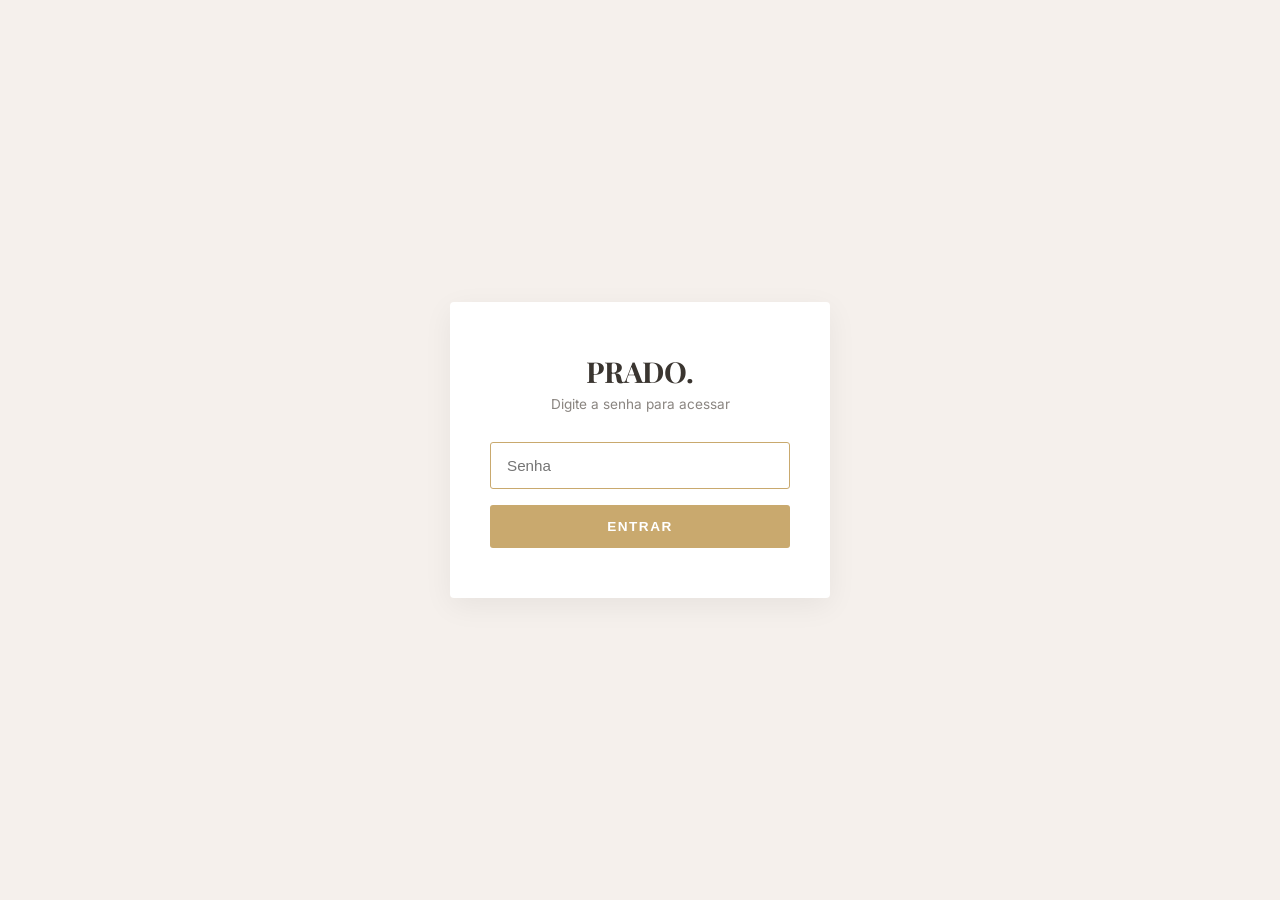
<file: index.html>
<!DOCTYPE html>
<html lang="pt-BR">
<head>
  <meta charset="UTF-8" />
  <meta name="viewport" content="width=device-width, initial-scale=1.0" />
  <title>PRADO. — Acesso</title>
  <style>
    * { margin: 0; padding: 0; box-sizing: border-box; }
    body {
      font-family: 'Inter', sans-serif;
      background: #f5f0ec;
      height: 100vh;
      display: flex;
      align-items: center;
      justify-content: center;
    }
    .login-box {
      background: #fff;
      padding: 50px 40px;
      border-radius: 4px;
      box-shadow: 0 8px 30px rgba(0,0,0,0.06);
      width: 100%;
      max-width: 380px;
      text-align: center;
    }
    .login-box h1 {
      font-family: 'Playfair Display', serif;
      font-size: 1.8rem;
      color: #3a3530;
      margin-bottom: 6px;
    }
    .login-box p {
      color: #8a8580;
      font-size: 0.85rem;
      margin-bottom: 30px;
    }
    .login-box input {
      width: 100%;
      padding: 14px 16px;
      border: 1px solid #ddd;
      border-radius: 3px;
      font-size: 0.95rem;
      outline: none;
      margin-bottom: 16px;
    }
    .login-box input:focus { border-color: #c9a96e; }
    .login-box button {
      width: 100%;
      padding: 14px;
      background: #c9a96e;
      border: none;
      color: #fff;
      font-size: 0.85rem;
      font-weight: 600;
      letter-spacing: 1.5px;
      text-transform: uppercase;
      border-radius: 3px;
      cursor: pointer;
    }
    .login-box button:hover { background: #b8965c; }
    .login-box .erro {
      color: #c0392b;
      font-size: 0.82rem;
      margin-top: 12px;
      display: none;
    }
  </style>
  <link href="https://fonts.googleapis.com/css2?family=Inter:wght@400;600&family=Playfair+Display:wght@600&display=swap" rel="stylesheet" />
</head>
<body>
  <div class="login-box">
    <h1>PRADO.</h1>
    <p>Digite a senha para acessar</p>
    <input type="password" id="senha" placeholder="Senha" autofocus />
    <button onclick="entrar()">Entrar</button>
    <p class="erro" id="erro">Senha incorreta</p>
  </div>

  <script>
    // ═══════════════════════════════
    // 🔑 TROQUE A SENHA AQUI
    // ═══════════════════════════════
    const SENHA = "j665a352jq84";

    function entrar() {
      const senha = document.getElementById('senha').value;
      const erro = document.getElementById('erro');

      if (senha === SENHA) {
        sessionStorage.setItem('logado', 'true');
        window.location.href = 'home.html';
      } else {
        erro.style.display = 'block';
        document.getElementById('senha').value = '';
        document.getElementById('senha').focus();
      }
    }

    document.getElementById('senha').addEventListener('keydown', function(e) {
      if (e.key === 'Enter') entrar();
    });
  </script>
</body>
</html>
</file>
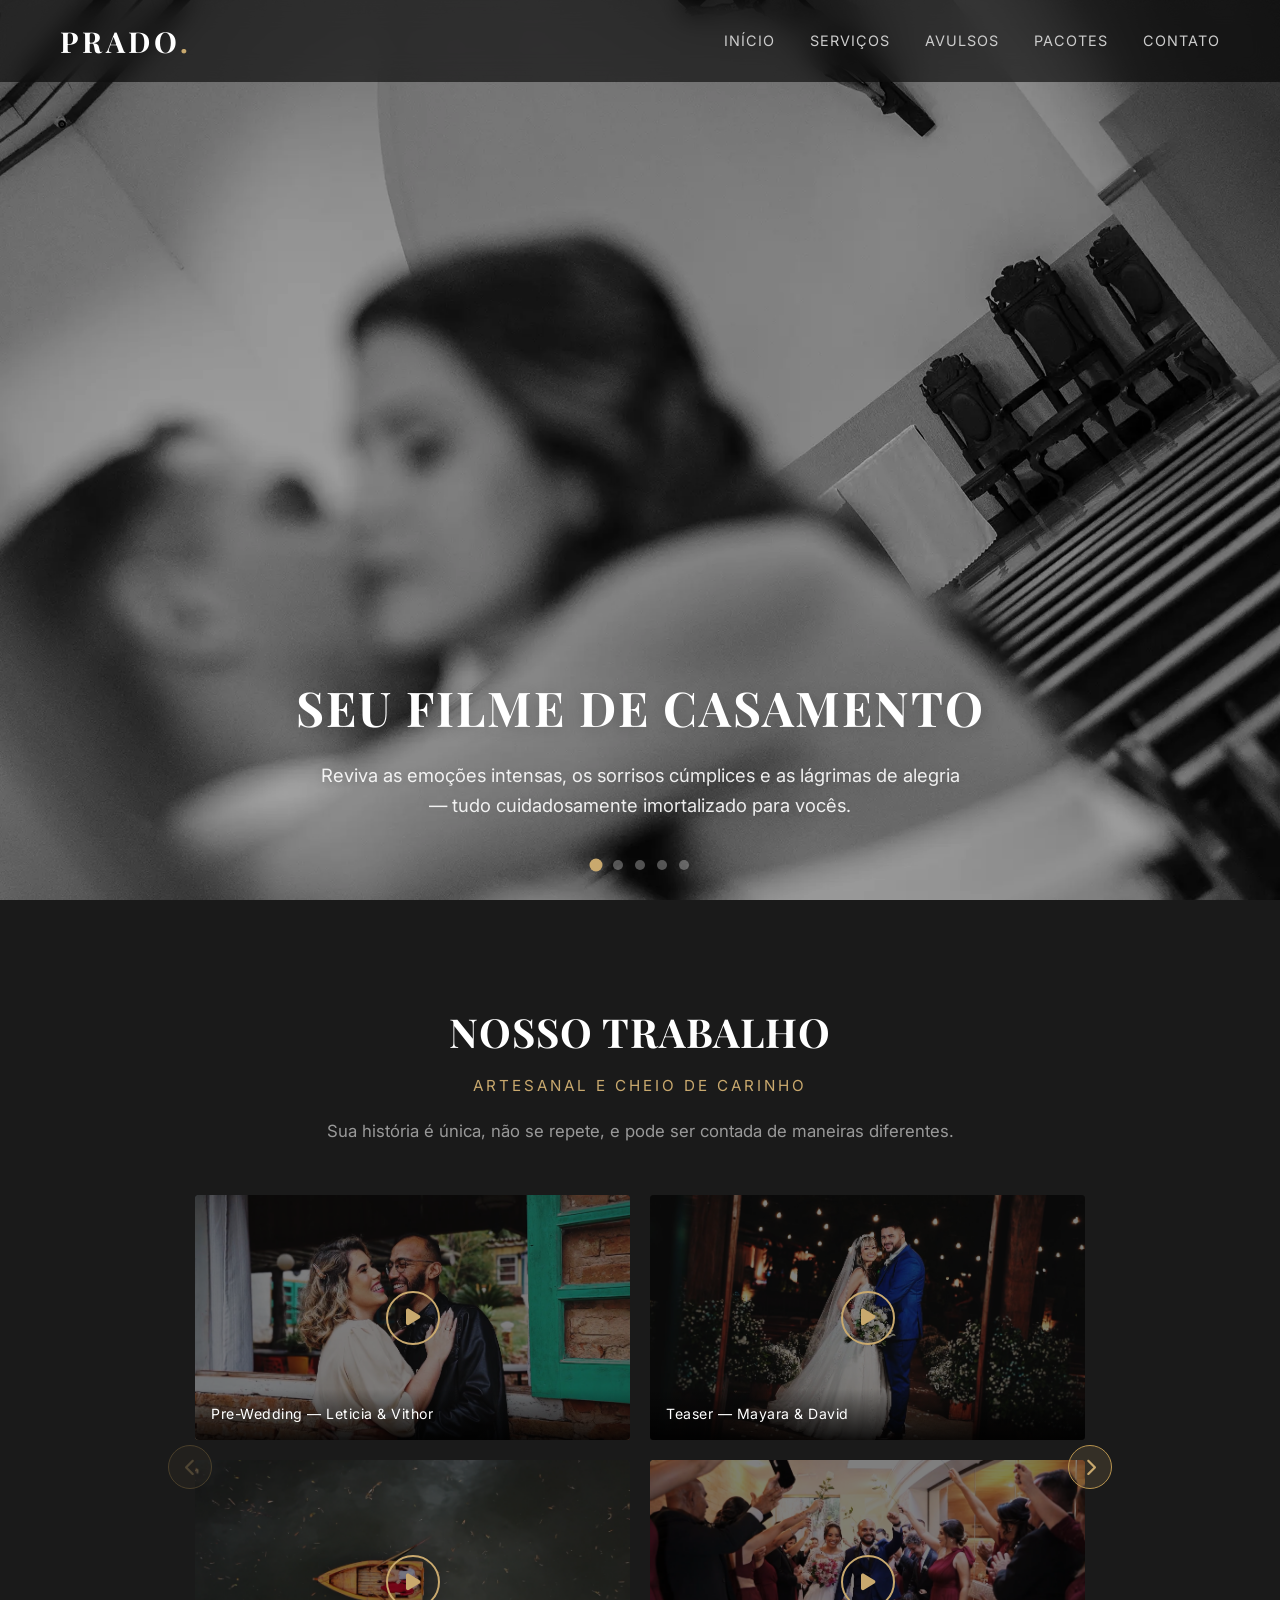
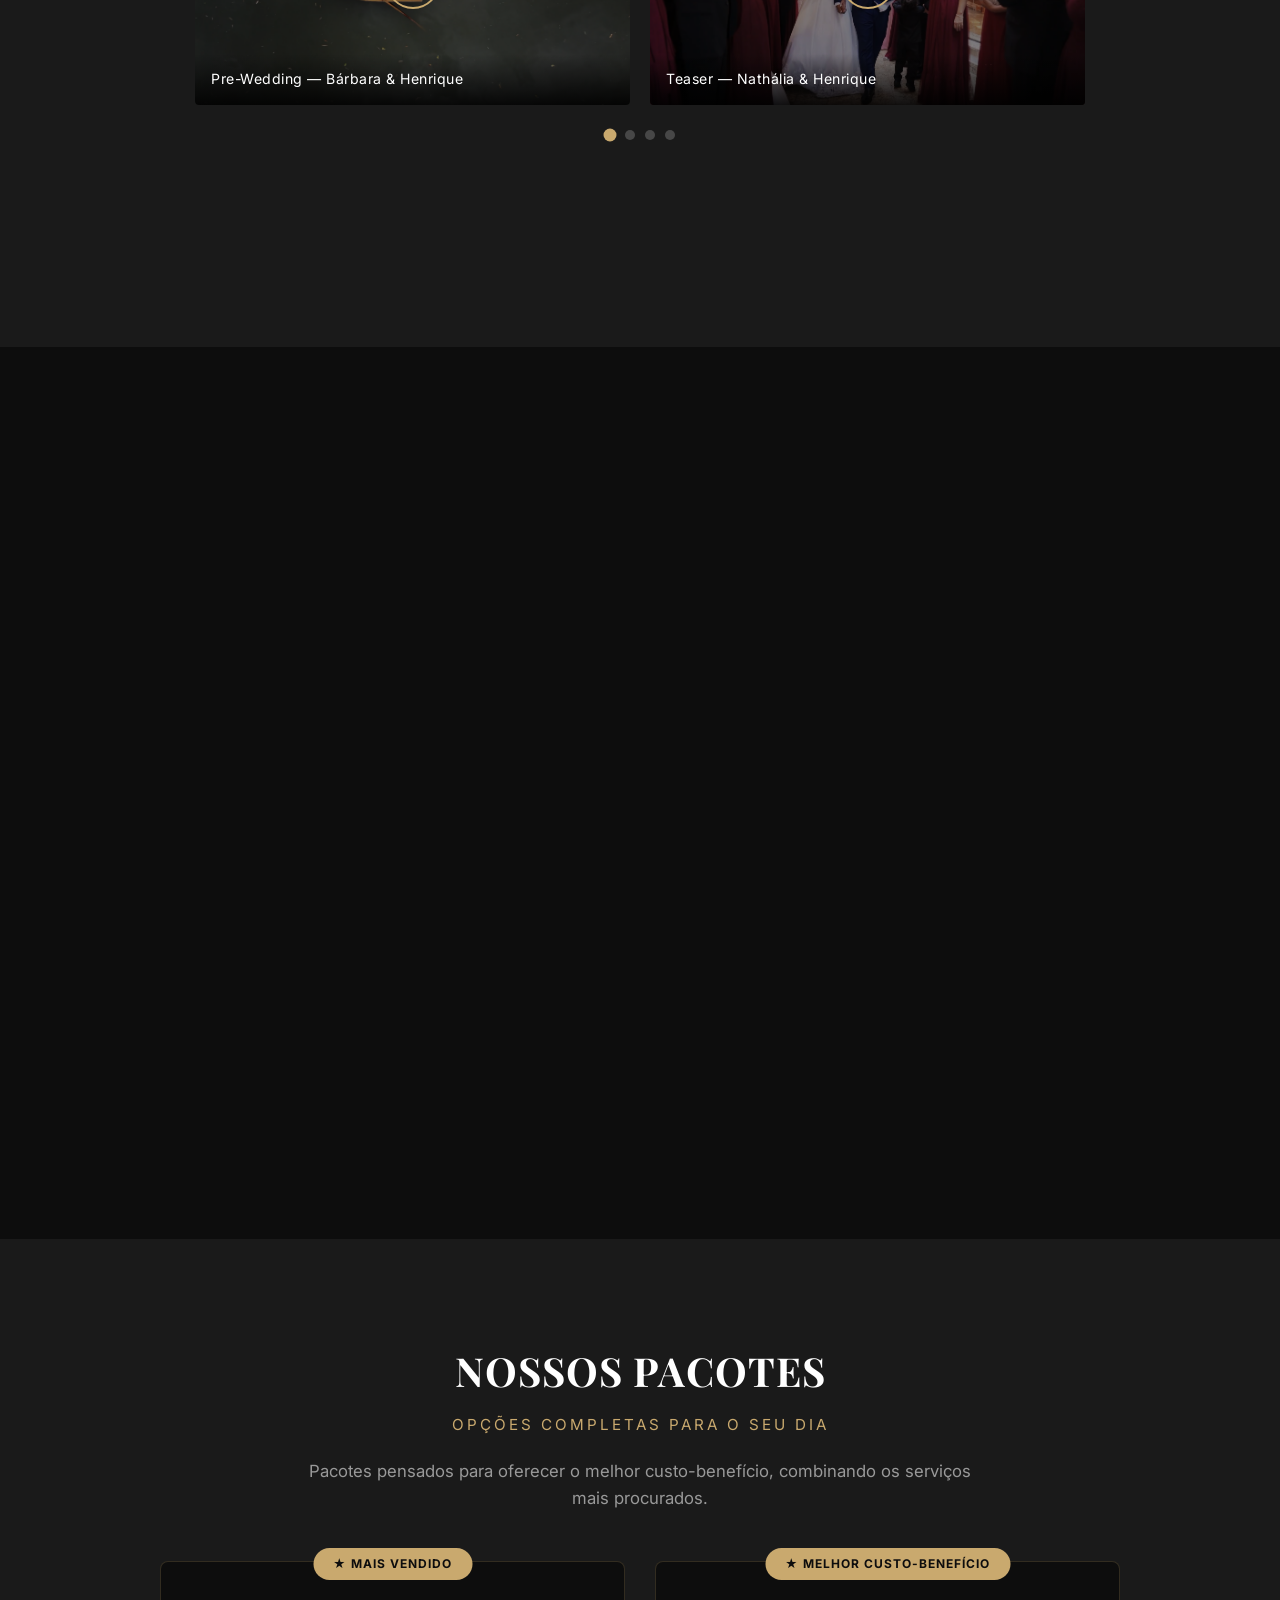
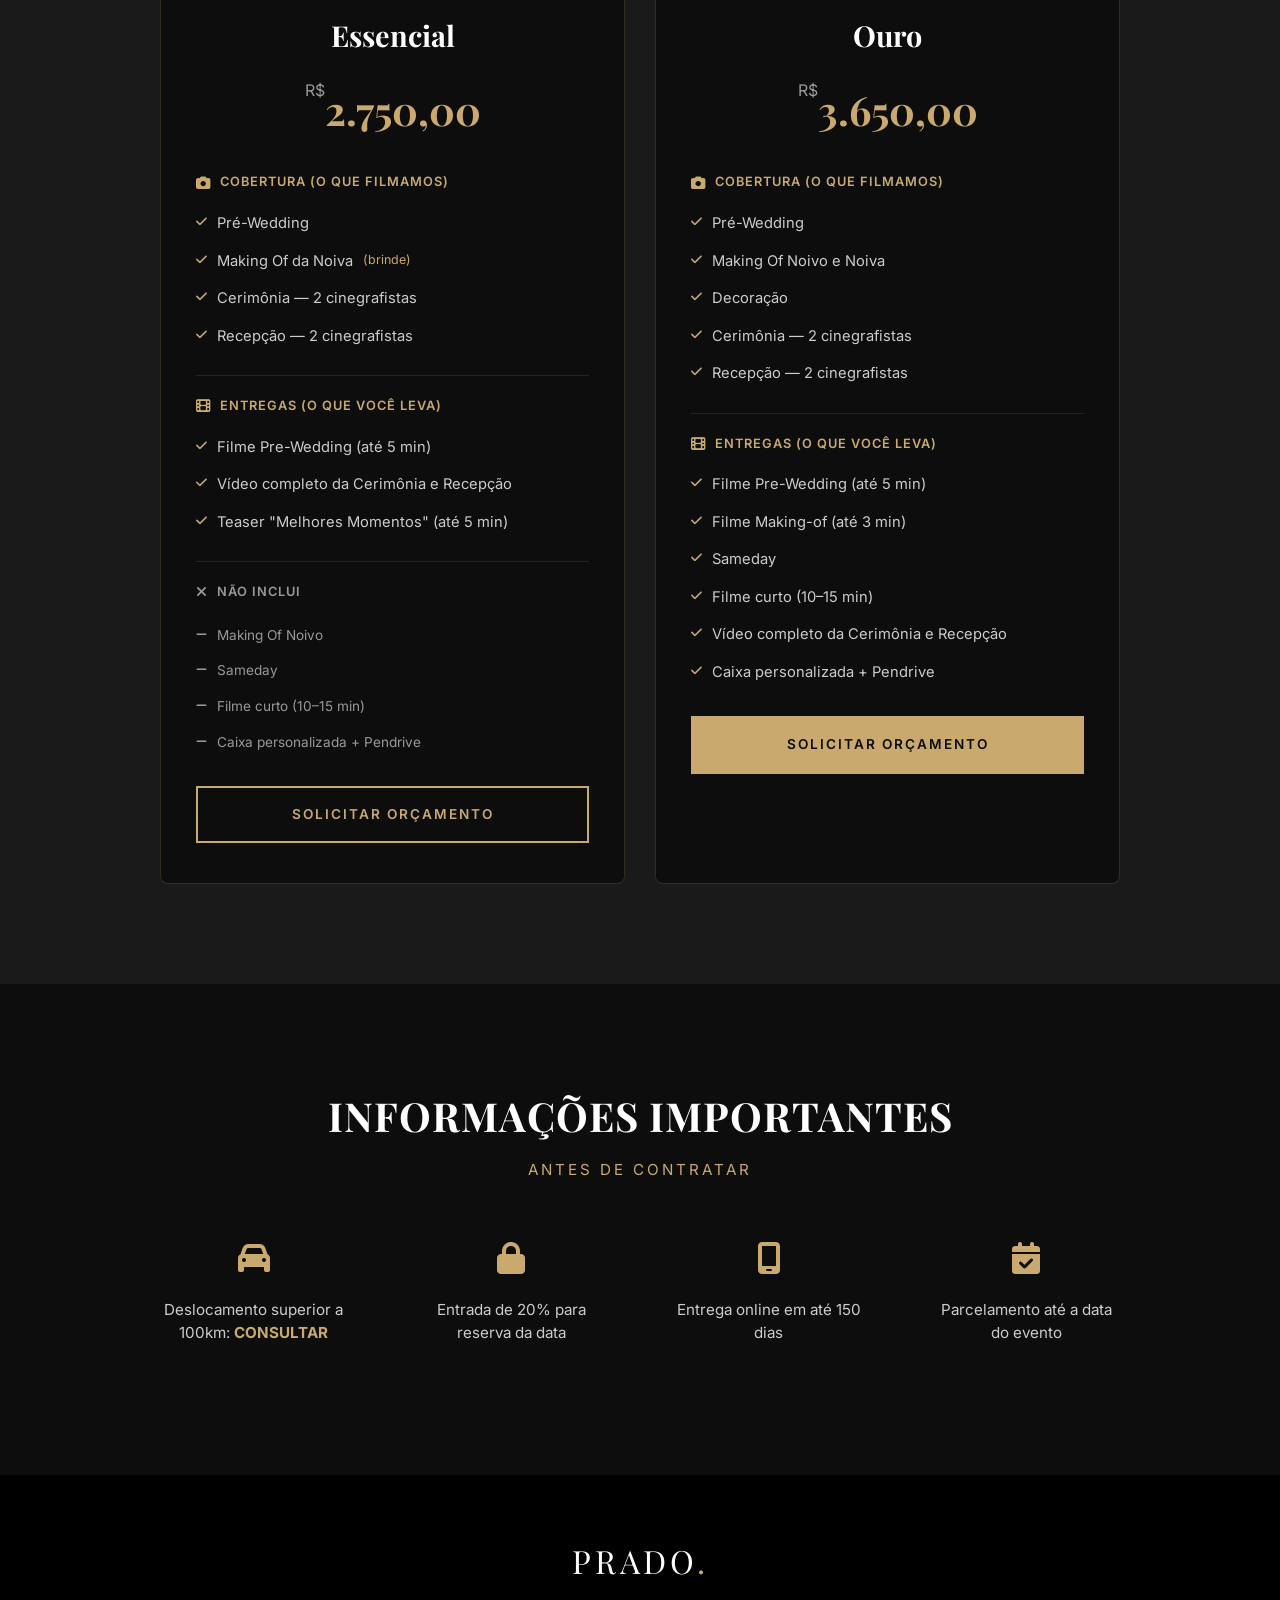
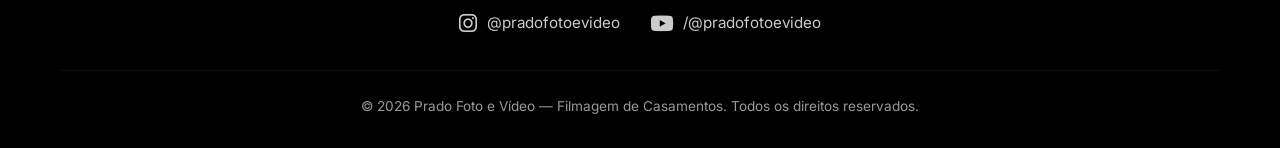
<file: casamentofilmagempp.html>
<!DOCTYPE html>
<html lang="pt-BR">
<head>
  <meta charset="UTF-8" />
  <meta name="viewport" content="width=device-width, initial-scale=1.0" />
  <title>Prado Foto e Vídeo — Filmagem de Casamentos</title>
  <meta name="description" content="Filmagem de casamentos artesanal e cheia de carinho. Prado Foto e Vídeo eterniza as emoções do seu grande dia." />

  <link rel="preconnect" href="https://fonts.googleapis.com" />
  <link rel="preconnect" href="https://fonts.gstatic.com" crossorigin />
  <link href="https://fonts.googleapis.com/css2?family=Inter:wght@300;400;500;600;700&family=Playfair+Display:wght@400;500;600;700;800&display=swap" rel="stylesheet" />
  <link rel="stylesheet" href="https://cdnjs.cloudflare.com/ajax/libs/font-awesome/6.7.2/css/all.min.css" />

  <link rel="stylesheet" href="assets/css/base.css" />
  <link rel="stylesheet" href="assets/css/tema-filme.css" />
</head>
<body>
  <header>
    <nav>
      <a href="#hero" class="logo">PRADO<span>.</span></a>
      <ul class="nav-links" id="navLinks">
        <li><a href="#hero">Início</a></li>
        <li><a href="#trabalho">Serviços</a></li>
		<li><a href="#servicos">Avulsos</a></li>
        <li><a href="#pacotes">Pacotes</a></li>
        <li><a href="#contato">Contato</a></li>
      </ul>
      <button class="hamburger" id="hamburger" aria-label="Menu"><span></span><span></span><span></span></button>
    </nav>
  </header>

  <section id="hero">
    <div class="hero-bg" id="heroBg"></div>
    <div class="hero-overlay"></div>
    <div class="hero-content fade-in">
      <h1>SEU FILME DE CASAMENTO</h1>
      <p>Reviva as emoções intensas, os sorrisos cúmplices e as lágrimas de alegria — tudo cuidadosamente imortalizado para vocês.</p>
    </div>
    <div class="carousel-indicators" id="carouselIndicators"></div>
  </section>

  <section id="trabalho">
    <div class="container">
      <h2 class="section-title fade-in">NOSSO TRABALHO</h2>
      <p class="section-subtitle fade-in">ARTESANAL E CHEIO DE CARINHO</p>
      <p class="section-text fade-in">Sua história é única, não se repete, e pode ser contada de maneiras diferentes.</p>
      <div class="carousel-wrapper fade-in">
        <button class="carousel-arrow prev" id="prevBtn" aria-label="Anterior"><i class="fas fa-chevron-left"></i></button>
        <div class="carousel-track-container">
          <div class="carousel-track" id="carouselTrack"></div>
        </div>
        <button class="carousel-arrow next" id="nextBtn" aria-label="Próximo"><i class="fas fa-chevron-right"></i></button>
        <div class="carousel-dots" id="carouselDots"></div>
      </div>
      <div class="center-btn fade-in">
        <a href="https://www.youtube.com/@pradofotoevideo5164" target="_blank" rel="noopener" class="btn">VEJA MAIS NO NOSSO CANAL</a>
      </div>
    </div>
  </section>

  <section id="servicos">
    <div class="container">
      <h2 class="section-title fade-in">PERSONALIZE SEU PACOTE</h2>
      <p class="section-subtitle fade-in">MONTE DO SEU JEITO</p>
      <p class="section-text fade-in">Escolha os serviços que fazem sentido para o seu grande dia. Cada item pode ser contratado separadamente.</p>
      <div class="services-list fade-in">
        <div class="service-item"><span class="service-name">Pré-Wedding</span><span class="service-dots"></span><span class="service-price">R$ 650,00</span></div>
        <div class="service-item"><span class="service-name">Making Of Noivo</span><span class="service-dots"></span><span class="service-price">R$ 450,00</span></div>
        <div class="service-item"><span class="service-name">Making Of Noiva</span><span class="service-dots"></span><span class="service-price">R$ 450,00</span></div>
        <div class="service-item"><span class="service-name">Cobertura da Cerimônia</span><span class="service-dots"></span><span class="service-price">R$ 1.950,00</span></div>
        <div class="service-item"><span class="service-name">Cobertura da Festa/Recepção</span><span class="service-dots"></span><span class="service-price">R$ 1.950,00</span></div>
        <div class="service-item"><span class="service-name">Drone</span><span class="service-dots"></span><span class="service-price">R$ 400,00</span></div>
        <div class="service-item"><span class="service-name">Pendrive + Caixa Personalizada</span><span class="service-dots"></span><span class="service-price">R$ 300,00</span></div>
      </div>
    </div>
  </section>

  <section id="pacotes">
    <div class="container">
      <h2 class="section-title fade-in">NOSSOS PACOTES</h2>
      <p class="section-subtitle fade-in">OPÇÕES COMPLETAS PARA O SEU DIA</p>
      <p class="section-text fade-in">Pacotes pensados para oferecer o melhor custo-benefício, combinando os serviços mais procurados.</p>
      <div class="packages-grid">
        <div class="package-card fade-in">
          <div class="package-badge">★ MAIS VENDIDO</div>
          <h3 class="package-name">Essencial</h3>
          <div class="package-price"><span class="currency">R$</span><span class="amount">2.750,00</span></div>
          <div class="package-section-header"><i class="fas fa-camera"></i><span class="package-section-label">Cobertura (o que filmamos)</span></div>
          <ul class="package-list">
            <li><i class="fas fa-check"></i> Pré-Wedding</li>
            <li><i class="fas fa-check"></i> Making Of da Noiva <span style="color:var(--gold);font-size:0.78rem;">(brinde)</span></li>
            <li><i class="fas fa-check"></i> Cerimônia — 2 cinegrafistas</li>
            <li><i class="fas fa-check"></i> Recepção — 2 cinegrafistas</li>
          </ul>
          <div class="package-divider"></div>
          <div class="package-section-header"><i class="fas fa-film"></i><span class="package-section-label">Entregas (o que você leva)</span></div>
          <ul class="package-list">
            <li><i class="fas fa-check"></i> Filme Pre-Wedding (até 5 min)</li>
            <li><i class="fas fa-check"></i> Vídeo completo da Cerimônia e Recepção</li>
            <li><i class="fas fa-check"></i> Teaser "Melhores Momentos" (até 5 min)</li>
          </ul>
          <div class="package-divider"></div>
          <div class="package-section-header"><i class="fas fa-times" style="color:var(--text-muted);"></i><span class="package-section-label" style="color:var(--text-muted);">Não inclui</span></div>
          <ul class="package-list excluded">
            <li><i class="fas fa-minus"></i> Making Of Noivo</li>
            <li><i class="fas fa-minus"></i> Sameday</li>
            <li><i class="fas fa-minus"></i> Filme curto (10–15 min)</li>
            <li><i class="fas fa-minus"></i> Caixa personalizada + Pendrive</li>
          </ul>
          <a href="https://wa.me/5518981832328?text=Ol%C3%A1!%20Gostei%20do%20pacote%20Essencial%20de%20filmagem.%20Podemos%20conversar%3F" class="btn package-btn">SOLICITAR ORÇAMENTO</a>
        </div>
        <div class="package-card fade-in">
          <div class="package-badge">★ MELHOR CUSTO-BENEFÍCIO</div>
          <h3 class="package-name">Ouro</h3>
          <div class="package-price"><span class="currency">R$</span><span class="amount">3.650,00</span></div>
          <div class="package-section-header"><i class="fas fa-camera"></i><span class="package-section-label">Cobertura (o que filmamos)</span></div>
          <ul class="package-list">
            <li><i class="fas fa-check"></i> Pré-Wedding</li>
            <li><i class="fas fa-check"></i> Making Of Noivo e Noiva</li>
            <li><i class="fas fa-check"></i> Decoração</li>
            <li><i class="fas fa-check"></i> Cerimônia — 2 cinegrafistas</li>
            <li><i class="fas fa-check"></i> Recepção — 2 cinegrafistas</li>
          </ul>
          <div class="package-divider"></div>
          <div class="package-section-header"><i class="fas fa-film"></i><span class="package-section-label">Entregas (o que você leva)</span></div>
          <ul class="package-list">
            <li><i class="fas fa-check"></i> Filme Pre-Wedding (até 5 min)</li>
            <li><i class="fas fa-check"></i> Filme Making-of (até 3 min)</li>
            <li><i class="fas fa-check"></i> Sameday</li>
            <li><i class="fas fa-check"></i> Filme curto (10–15 min)</li>
            <li><i class="fas fa-check"></i> Vídeo completo da Cerimônia e Recepção</li>
            <li><i class="fas fa-check"></i> Caixa personalizada + Pendrive</li>
          </ul>
          <a href="https://wa.me/5518981832328?text=Ol%C3%A1!%20Gostei%20do%20pacote%20Ouro%20de%20filmagem.%20Podemos%20conversar%3F" class="btn btn-gold package-btn">SOLICITAR ORÇAMENTO</a>
        </div>
      </div>
    </div>
  </section>

  <section id="info">
    <div class="container">
      <h2 class="section-title fade-in">INFORMAÇÕES IMPORTANTES</h2>
      <p class="section-subtitle fade-in">ANTES DE CONTRATAR</p>
      <div class="info-grid">
        <div class="info-item fade-in"><div class="info-icon"><i class="fas fa-car"></i></div><p class="info-text">Deslocamento superior a 100km: <strong style="color:var(--gold);">CONSULTAR</strong></p></div>
        <div class="info-item fade-in"><div class="info-icon"><i class="fas fa-lock"></i></div><p class="info-text">Entrada de 20% para reserva da data</p></div>
        <div class="info-item fade-in"><div class="info-icon"><i class="fas fa-mobile-screen"></i></div><p class="info-text">Entrega online em até 150 dias</p></div>
        <div class="info-item fade-in"><div class="info-icon"><i class="fas fa-calendar-check"></i></div><p class="info-text">Parcelamento até a data do evento</p></div>
      </div>
    </div>
  </section>

  <footer id="contato">
    <div class="container">
      <div class="footer-content">
        <div class="footer-logo fade-in">PRADO<span>.</span></div>
        <div class="footer-social fade-in">
          <a href="https://instagram.com/pradofotoevideo" target="_blank" rel="noopener"><i class="fab fa-instagram"></i> @pradofotoevideo</a>
          <a href="https://www.youtube.com/@pradofotoevideo5164" target="_blank" rel="noopener"><i class="fab fa-youtube"></i> /@pradofotoevideo</a>
        </div>
        <p class="footer-copy">&copy; 2026 Prado Foto e Vídeo — Filmagem de Casamentos. Todos os direitos reservados.</p>
      </div>
    </div>
  </footer>

  <script src="assets/js/config.js"></script>
  <script src="assets/js/main.js"></script>
  <script src="assets/js/pagina-filme.js"></script>
</body>
</html>
</file>
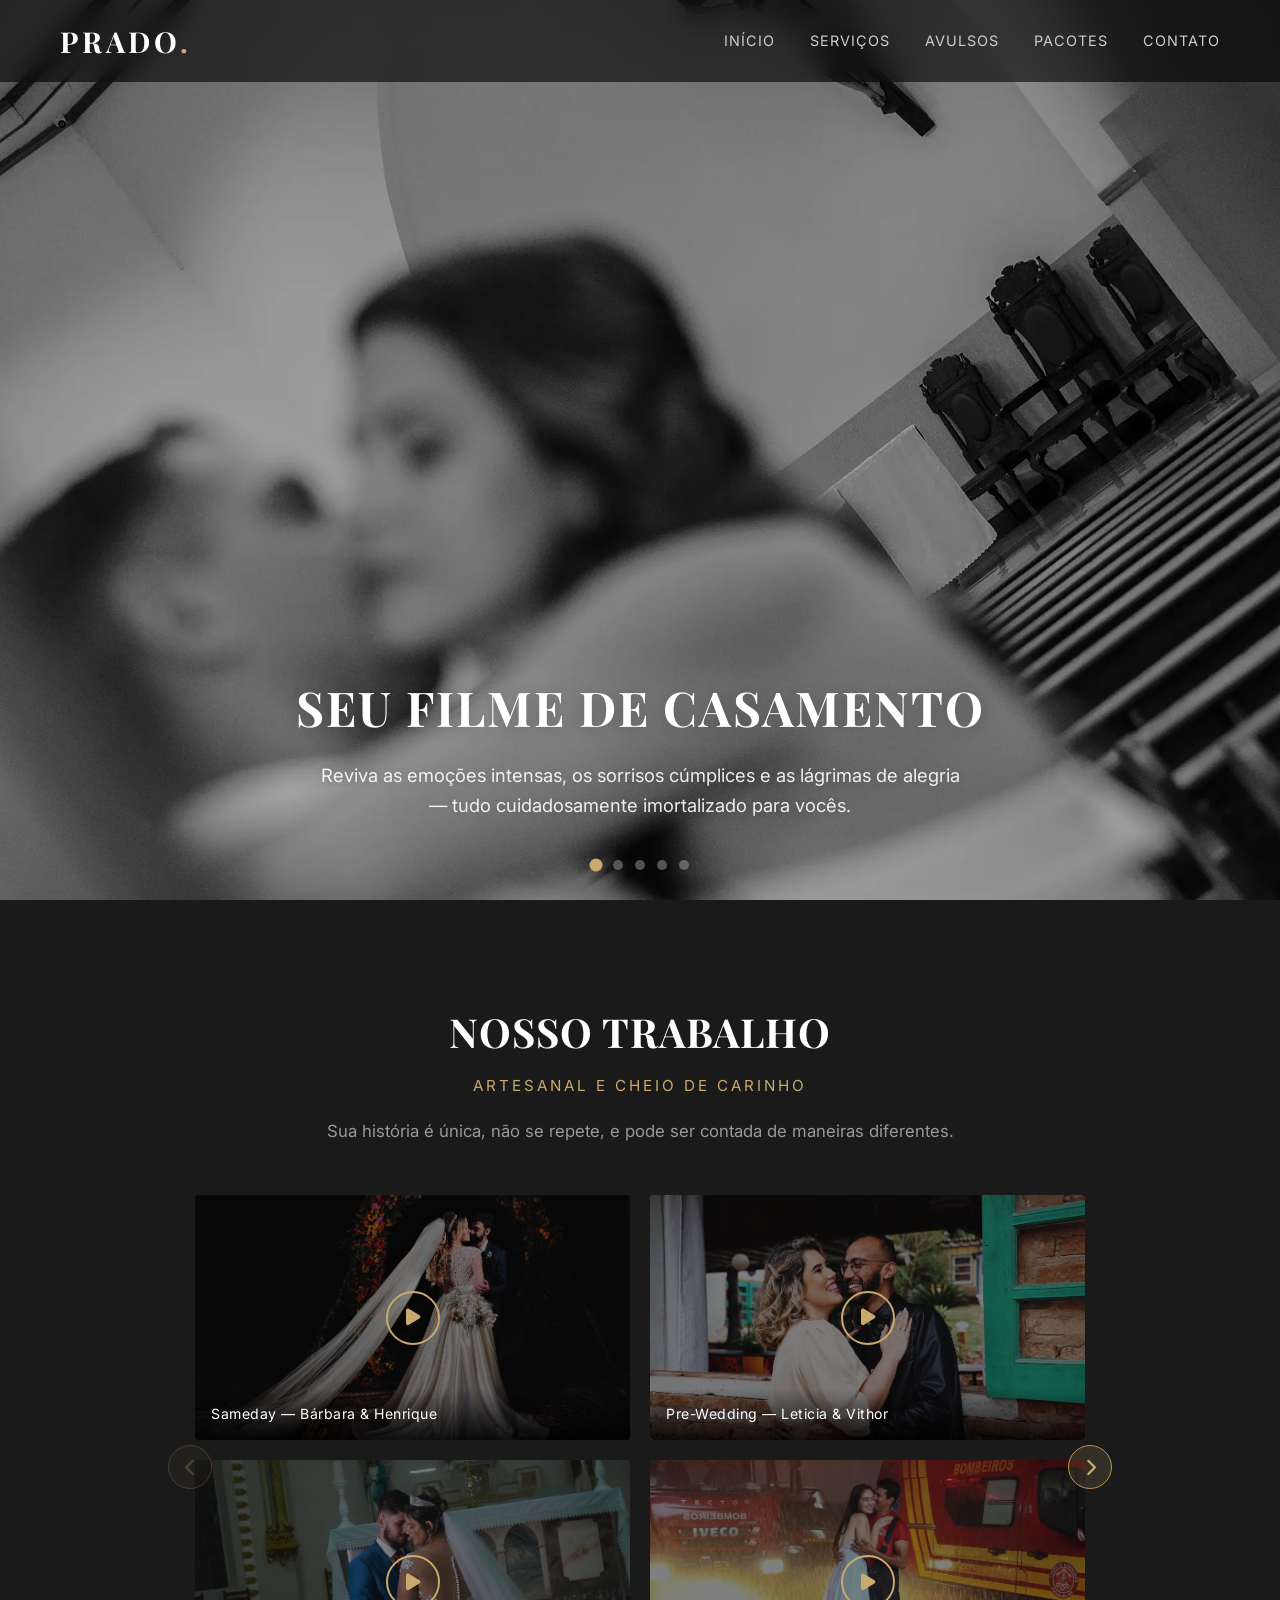
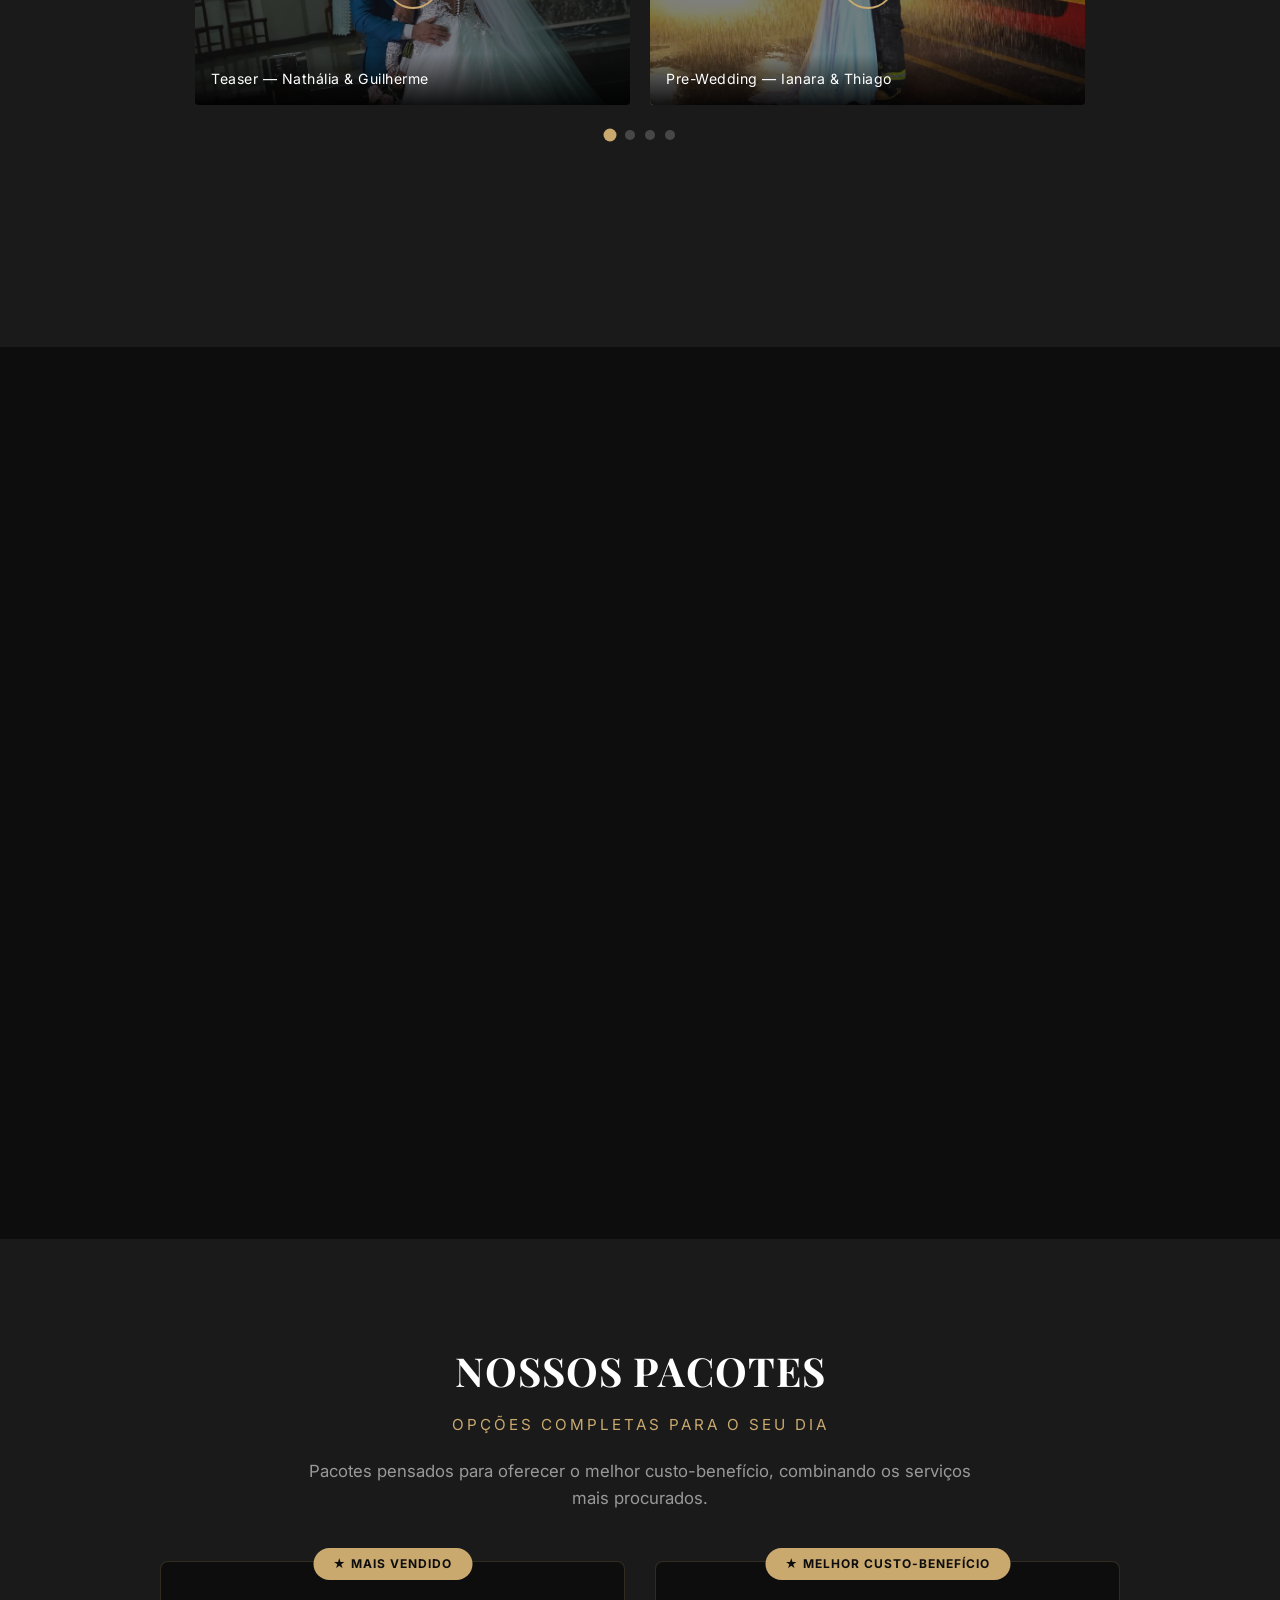
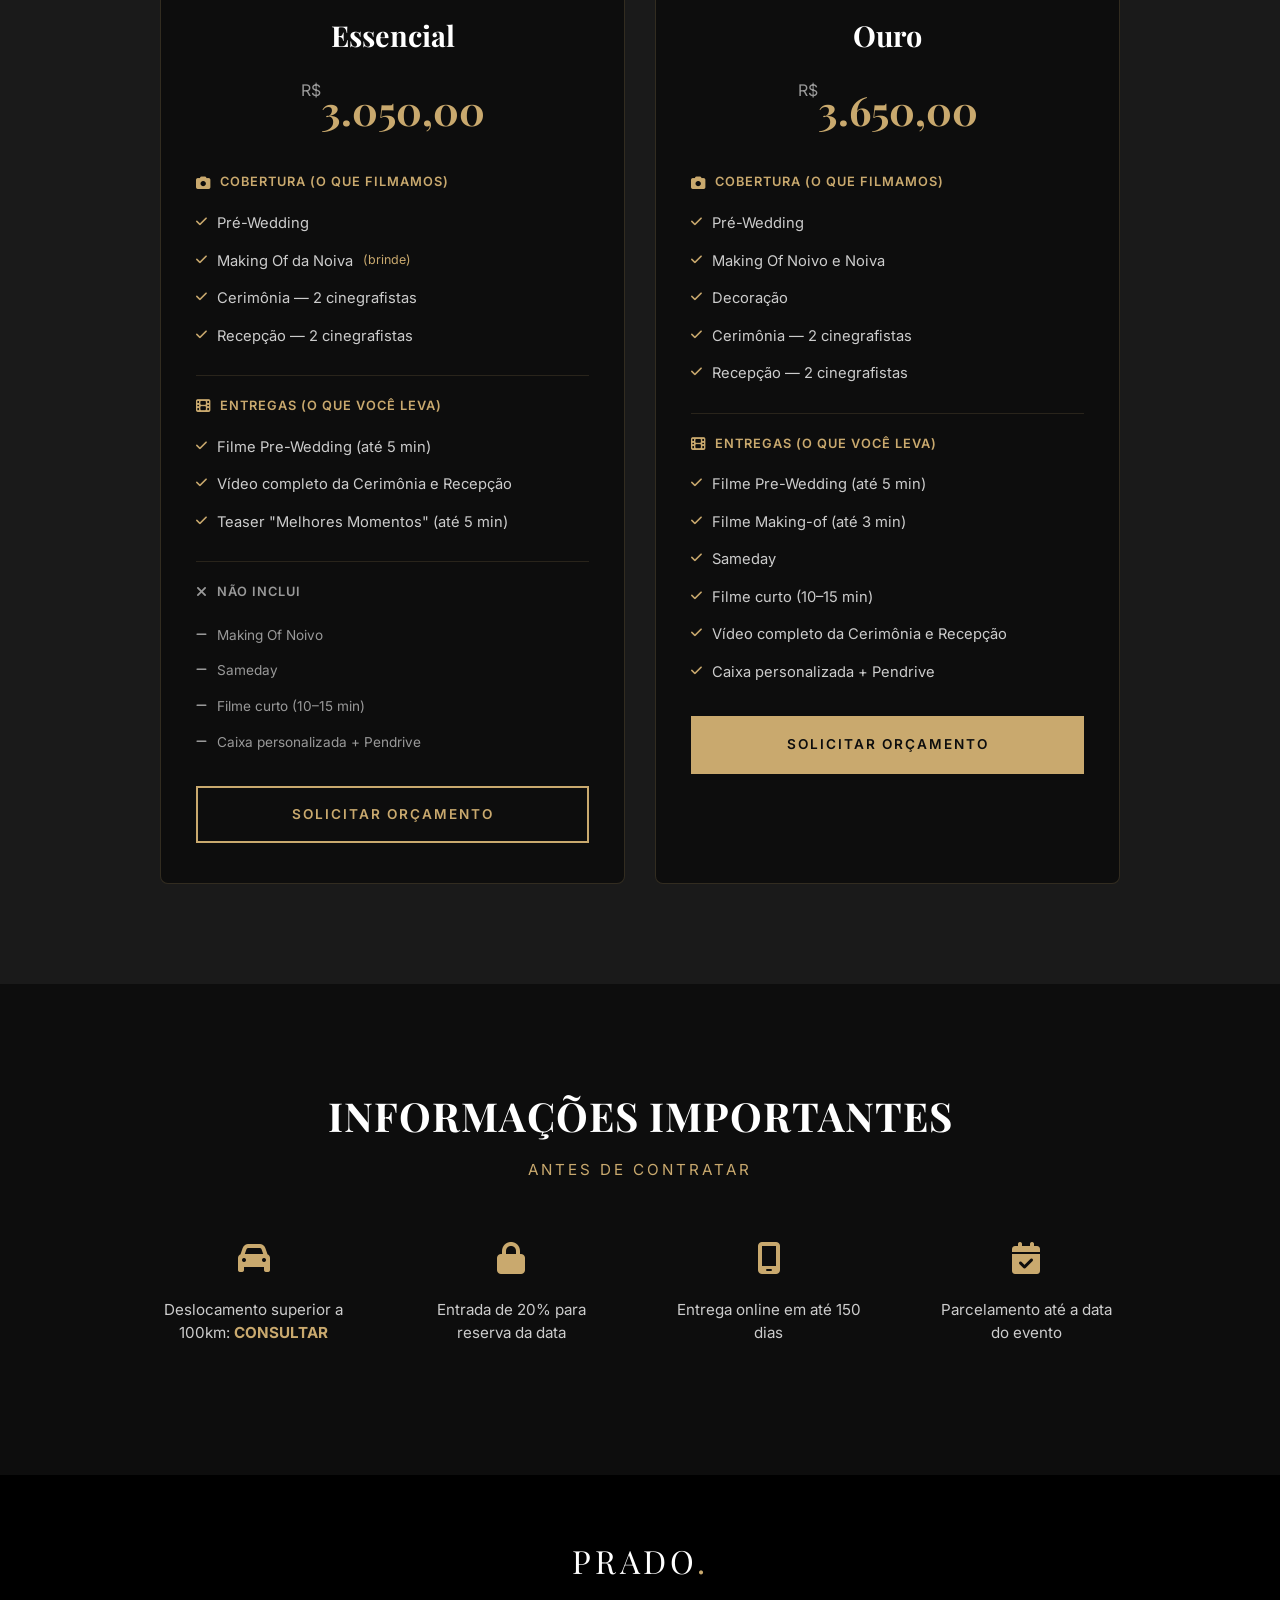
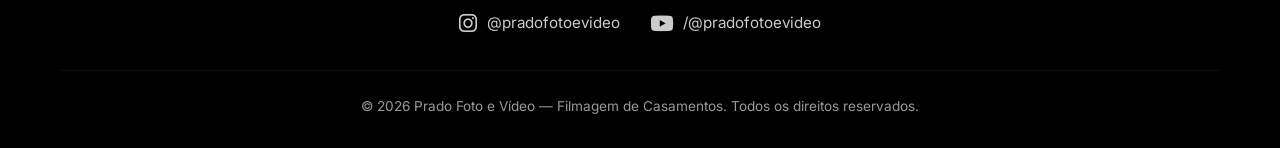
<file: casamentofilmagempp2027.html>
<!DOCTYPE html>
<html lang="pt-BR">
<head>
  <meta charset="UTF-8" />
  <meta name="viewport" content="width=device-width, initial-scale=1.0" />
  <title>Prado Foto e Vídeo — Filmagem de Casamentos</title>
  <meta name="description" content="Filmagem de casamentos artesanal e cheia de carinho. Prado Foto e Vídeo eterniza as emoções do seu grande dia." />

  <link rel="preconnect" href="https://fonts.googleapis.com" />
  <link rel="preconnect" href="https://fonts.gstatic.com" crossorigin />
  <link href="https://fonts.googleapis.com/css2?family=Inter:wght@300;400;500;600;700&family=Playfair+Display:wght@400;500;600;700;800&display=swap" rel="stylesheet" />
  <link rel="stylesheet" href="https://cdnjs.cloudflare.com/ajax/libs/font-awesome/6.7.2/css/all.min.css" />

  <link rel="stylesheet" href="assets/css/base.css" />
  <link rel="stylesheet" href="assets/css/tema-filme.css" />
</head>
<body>
  <header>
    <nav>
      <a href="#hero" class="logo">PRADO<span>.</span></a>
      <ul class="nav-links" id="navLinks">
        <li><a href="#hero">Início</a></li>
        <li><a href="#trabalho">Serviços</a></li>
		<li><a href="#servicos">Avulsos</a></li>
        <li><a href="#pacotes">Pacotes</a></li>
        <li><a href="#contato">Contato</a></li>
      </ul>
      <button class="hamburger" id="hamburger" aria-label="Menu"><span></span><span></span><span></span></button>
    </nav>
  </header>

  <section id="hero">
    <div class="hero-bg" id="heroBg"></div>
    <div class="hero-overlay"></div>
    <div class="hero-content fade-in">
      <h1>SEU FILME DE CASAMENTO</h1>
      <p>Reviva as emoções intensas, os sorrisos cúmplices e as lágrimas de alegria — tudo cuidadosamente imortalizado para vocês.</p>
    </div>
    <div class="carousel-indicators" id="carouselIndicators"></div>
  </section>

  <section id="trabalho">
    <div class="container">
      <h2 class="section-title fade-in">NOSSO TRABALHO</h2>
      <p class="section-subtitle fade-in">ARTESANAL E CHEIO DE CARINHO</p>
      <p class="section-text fade-in">Sua história é única, não se repete, e pode ser contada de maneiras diferentes.</p>
      <div class="carousel-wrapper fade-in">
        <button class="carousel-arrow prev" id="prevBtn" aria-label="Anterior"><i class="fas fa-chevron-left"></i></button>
        <div class="carousel-track-container">
          <div class="carousel-track" id="carouselTrack"></div>
        </div>
        <button class="carousel-arrow next" id="nextBtn" aria-label="Próximo"><i class="fas fa-chevron-right"></i></button>
        <div class="carousel-dots" id="carouselDots"></div>
      </div>
      <div class="center-btn fade-in">
        <a href="https://www.youtube.com/@pradofotoevideo5164" target="_blank" rel="noopener" class="btn">VEJA MAIS NO NOSSO CANAL</a>
      </div>
    </div>
  </section>

  <section id="servicos">
    <div class="container">
      <h2 class="section-title fade-in">PERSONALIZE SEU PACOTE</h2>
      <p class="section-subtitle fade-in">MONTE DO SEU JEITO</p>
      <p class="section-text fade-in">Escolha os serviços que fazem sentido para o seu grande dia. Cada item pode ser contratado separadamente.</p>
      <div class="services-list fade-in">
        <div class="service-item"><span class="service-name">Pré-Wedding</span><span class="service-dots"></span><span class="service-price">R$ 650,00</span></div>
        <div class="service-item"><span class="service-name">Making Of Noivo</span><span class="service-dots"></span><span class="service-price">R$ 450,00</span></div>
        <div class="service-item"><span class="service-name">Making Of Noiva</span><span class="service-dots"></span><span class="service-price">R$ 450,00</span></div>
        <div class="service-item"><span class="service-name">Cobertura da Cerimônia</span><span class="service-dots"></span><span class="service-price">R$ 2.150,00</span></div>
        <div class="service-item"><span class="service-name">Cobertura da Festa/Recepção</span><span class="service-dots"></span><span class="service-price">R$ 2.150,00</span></div>
        <div class="service-item"><span class="service-name">Drone</span><span class="service-dots"></span><span class="service-price">R$ 400,00</span></div>
        <div class="service-item"><span class="service-name">Pendrive + Caixa Personalizada</span><span class="service-dots"></span><span class="service-price">R$ 300,00</span></div>
      </div>
    </div>
  </section>

  <section id="pacotes">
    <div class="container">
      <h2 class="section-title fade-in">NOSSOS PACOTES</h2>
      <p class="section-subtitle fade-in">OPÇÕES COMPLETAS PARA O SEU DIA</p>
      <p class="section-text fade-in">Pacotes pensados para oferecer o melhor custo-benefício, combinando os serviços mais procurados.</p>
      <div class="packages-grid">
        <div class="package-card fade-in">
          <div class="package-badge">★ MAIS VENDIDO</div>
          <h3 class="package-name">Essencial</h3>
          <div class="package-price"><span class="currency">R$</span><span class="amount">3.050,00</span></div>
          <div class="package-section-header"><i class="fas fa-camera"></i><span class="package-section-label">Cobertura (o que filmamos)</span></div>
          <ul class="package-list">
            <li><i class="fas fa-check"></i> Pré-Wedding</li>
            <li><i class="fas fa-check"></i> Making Of da Noiva <span style="color:var(--gold);font-size:0.78rem;">(brinde)</span></li>
            <li><i class="fas fa-check"></i> Cerimônia — 2 cinegrafistas</li>
            <li><i class="fas fa-check"></i> Recepção — 2 cinegrafistas</li>
          </ul>
          <div class="package-divider"></div>
          <div class="package-section-header"><i class="fas fa-film"></i><span class="package-section-label">Entregas (o que você leva)</span></div>
          <ul class="package-list">
            <li><i class="fas fa-check"></i> Filme Pre-Wedding (até 5 min)</li>
            <li><i class="fas fa-check"></i> Vídeo completo da Cerimônia e Recepção</li>
            <li><i class="fas fa-check"></i> Teaser "Melhores Momentos" (até 5 min)</li>
          </ul>
          <div class="package-divider"></div>
          <div class="package-section-header"><i class="fas fa-times" style="color:var(--text-muted);"></i><span class="package-section-label" style="color:var(--text-muted);">Não inclui</span></div>
          <ul class="package-list excluded">
            <li><i class="fas fa-minus"></i> Making Of Noivo</li>
            <li><i class="fas fa-minus"></i> Sameday</li>
            <li><i class="fas fa-minus"></i> Filme curto (10–15 min)</li>
            <li><i class="fas fa-minus"></i> Caixa personalizada + Pendrive</li>
          </ul>
          <a href="https://wa.me/5518981832328?text=Ol%C3%A1!%20Gostei%20do%20pacote%20Essencial%20de%20filmagem.%20Podemos%20conversar%3F" class="btn package-btn">SOLICITAR ORÇAMENTO</a>
        </div>
        <div class="package-card fade-in">
          <div class="package-badge">★ MELHOR CUSTO-BENEFÍCIO</div>
          <h3 class="package-name">Ouro</h3>
          <div class="package-price"><span class="currency">R$</span><span class="amount">3.650,00</span></div>
          <div class="package-section-header"><i class="fas fa-camera"></i><span class="package-section-label">Cobertura (o que filmamos)</span></div>
          <ul class="package-list">
            <li><i class="fas fa-check"></i> Pré-Wedding</li>
            <li><i class="fas fa-check"></i> Making Of Noivo e Noiva</li>
            <li><i class="fas fa-check"></i> Decoração</li>
            <li><i class="fas fa-check"></i> Cerimônia — 2 cinegrafistas</li>
            <li><i class="fas fa-check"></i> Recepção — 2 cinegrafistas</li>
          </ul>
          <div class="package-divider"></div>
          <div class="package-section-header"><i class="fas fa-film"></i><span class="package-section-label">Entregas (o que você leva)</span></div>
          <ul class="package-list">
            <li><i class="fas fa-check"></i> Filme Pre-Wedding (até 5 min)</li>
            <li><i class="fas fa-check"></i> Filme Making-of (até 3 min)</li>
            <li><i class="fas fa-check"></i> Sameday</li>
            <li><i class="fas fa-check"></i> Filme curto (10–15 min)</li>
            <li><i class="fas fa-check"></i> Vídeo completo da Cerimônia e Recepção</li>
            <li><i class="fas fa-check"></i> Caixa personalizada + Pendrive</li>
          </ul>
          <a href="https://wa.me/5518981832328?text=Ol%C3%A1!%20Gostei%20do%20pacote%20Ouro%20de%20filmagem.%20Podemos%20conversar%3F" class="btn btn-gold package-btn">SOLICITAR ORÇAMENTO</a>
        </div>
      </div>
    </div>
  </section>

  <section id="info">
    <div class="container">
      <h2 class="section-title fade-in">INFORMAÇÕES IMPORTANTES</h2>
      <p class="section-subtitle fade-in">ANTES DE CONTRATAR</p>
      <div class="info-grid">
        <div class="info-item fade-in"><div class="info-icon"><i class="fas fa-car"></i></div><p class="info-text">Deslocamento superior a 100km: <strong style="color:var(--gold);">CONSULTAR</strong></p></div>
        <div class="info-item fade-in"><div class="info-icon"><i class="fas fa-lock"></i></div><p class="info-text">Entrada de 20% para reserva da data</p></div>
        <div class="info-item fade-in"><div class="info-icon"><i class="fas fa-mobile-screen"></i></div><p class="info-text">Entrega online em até 150 dias</p></div>
        <div class="info-item fade-in"><div class="info-icon"><i class="fas fa-calendar-check"></i></div><p class="info-text">Parcelamento até a data do evento</p></div>
      </div>
    </div>
  </section>

  <footer id="contato">
    <div class="container">
      <div class="footer-content">
        <div class="footer-logo fade-in">PRADO<span>.</span></div>
        <div class="footer-social fade-in">
          <a href="https://instagram.com/pradofotoevideo" target="_blank" rel="noopener"><i class="fab fa-instagram"></i> @pradofotoevideo</a>
          <a href="https://www.youtube.com/@pradofotoevideo5164" target="_blank" rel="noopener"><i class="fab fa-youtube"></i> /@pradofotoevideo</a>
        </div>
        <p class="footer-copy">&copy; 2026 Prado Foto e Vídeo — Filmagem de Casamentos. Todos os direitos reservados.</p>
      </div>
    </div>
  </footer>

  <script src="assets/js/config.js"></script>
  <script src="assets/js/main.js"></script>
  <script src="assets/js/pagina-filme.js"></script>
</body>
</html>
</file>
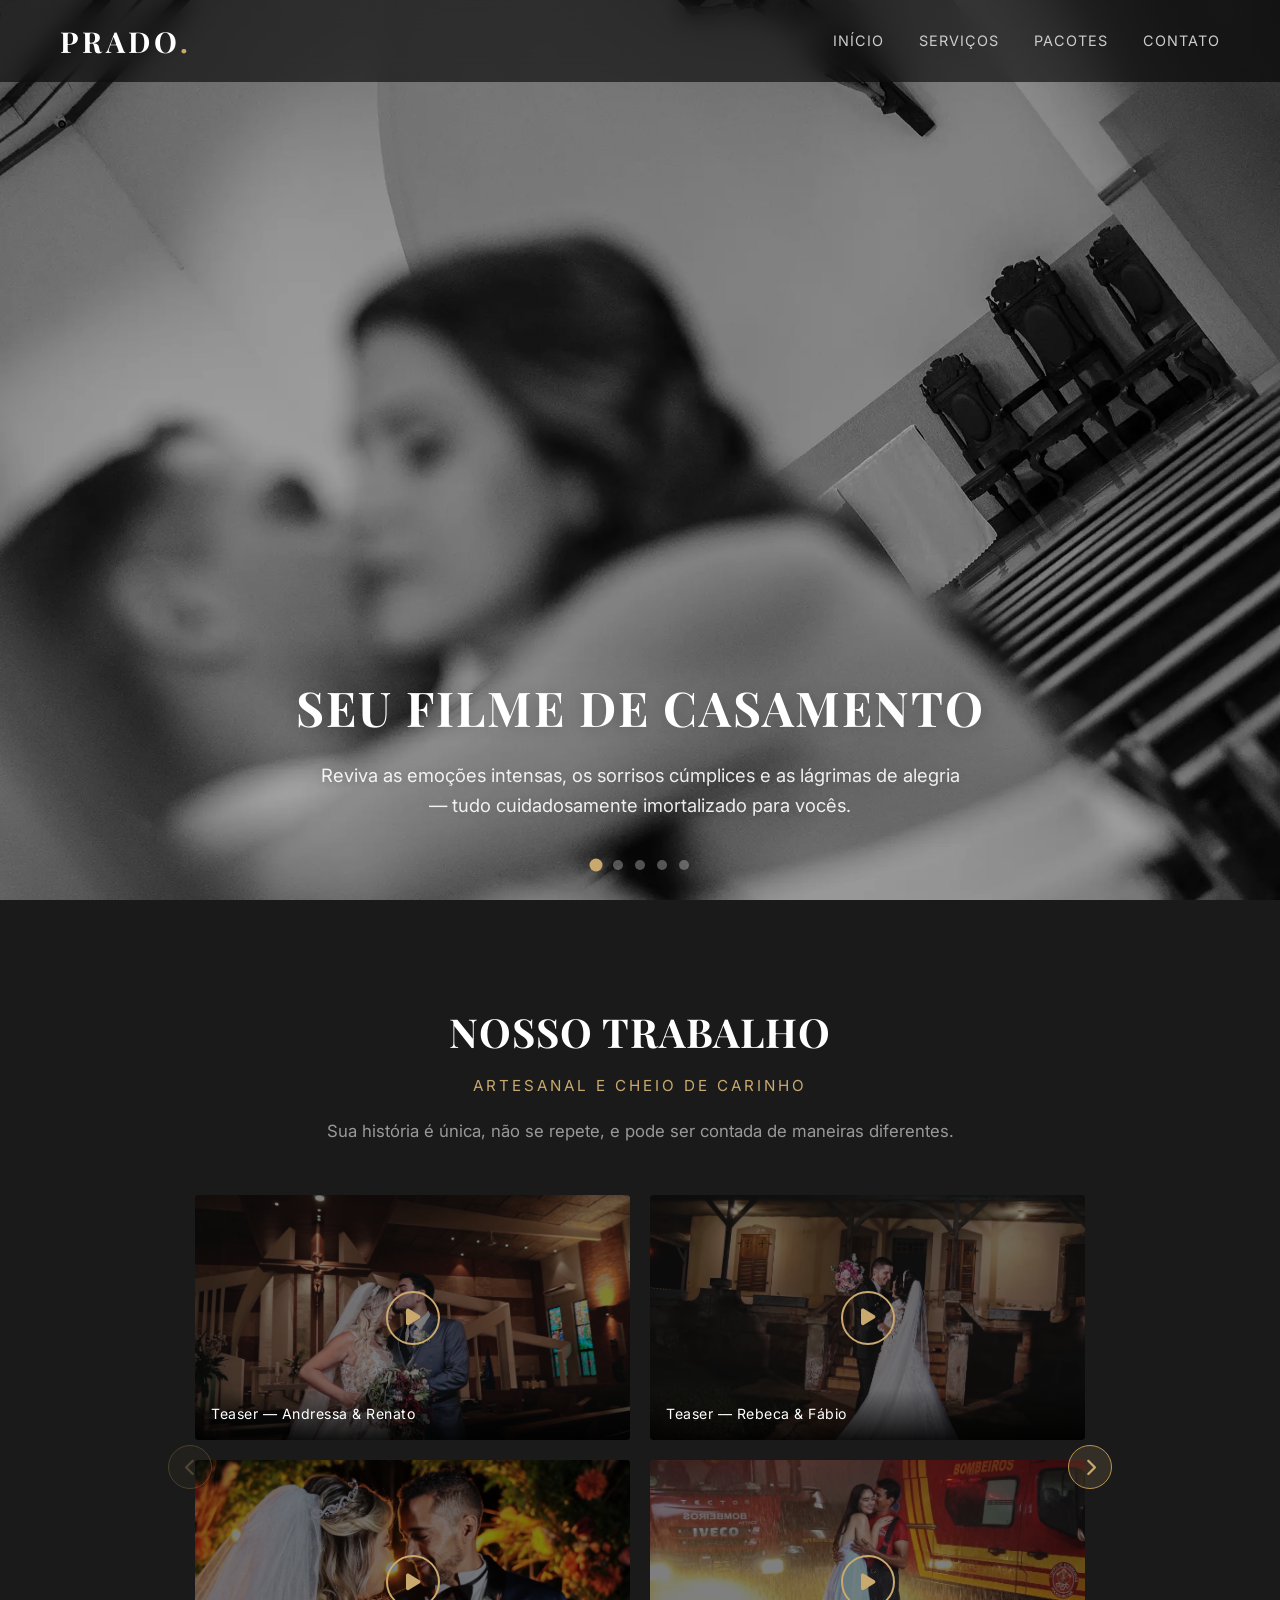
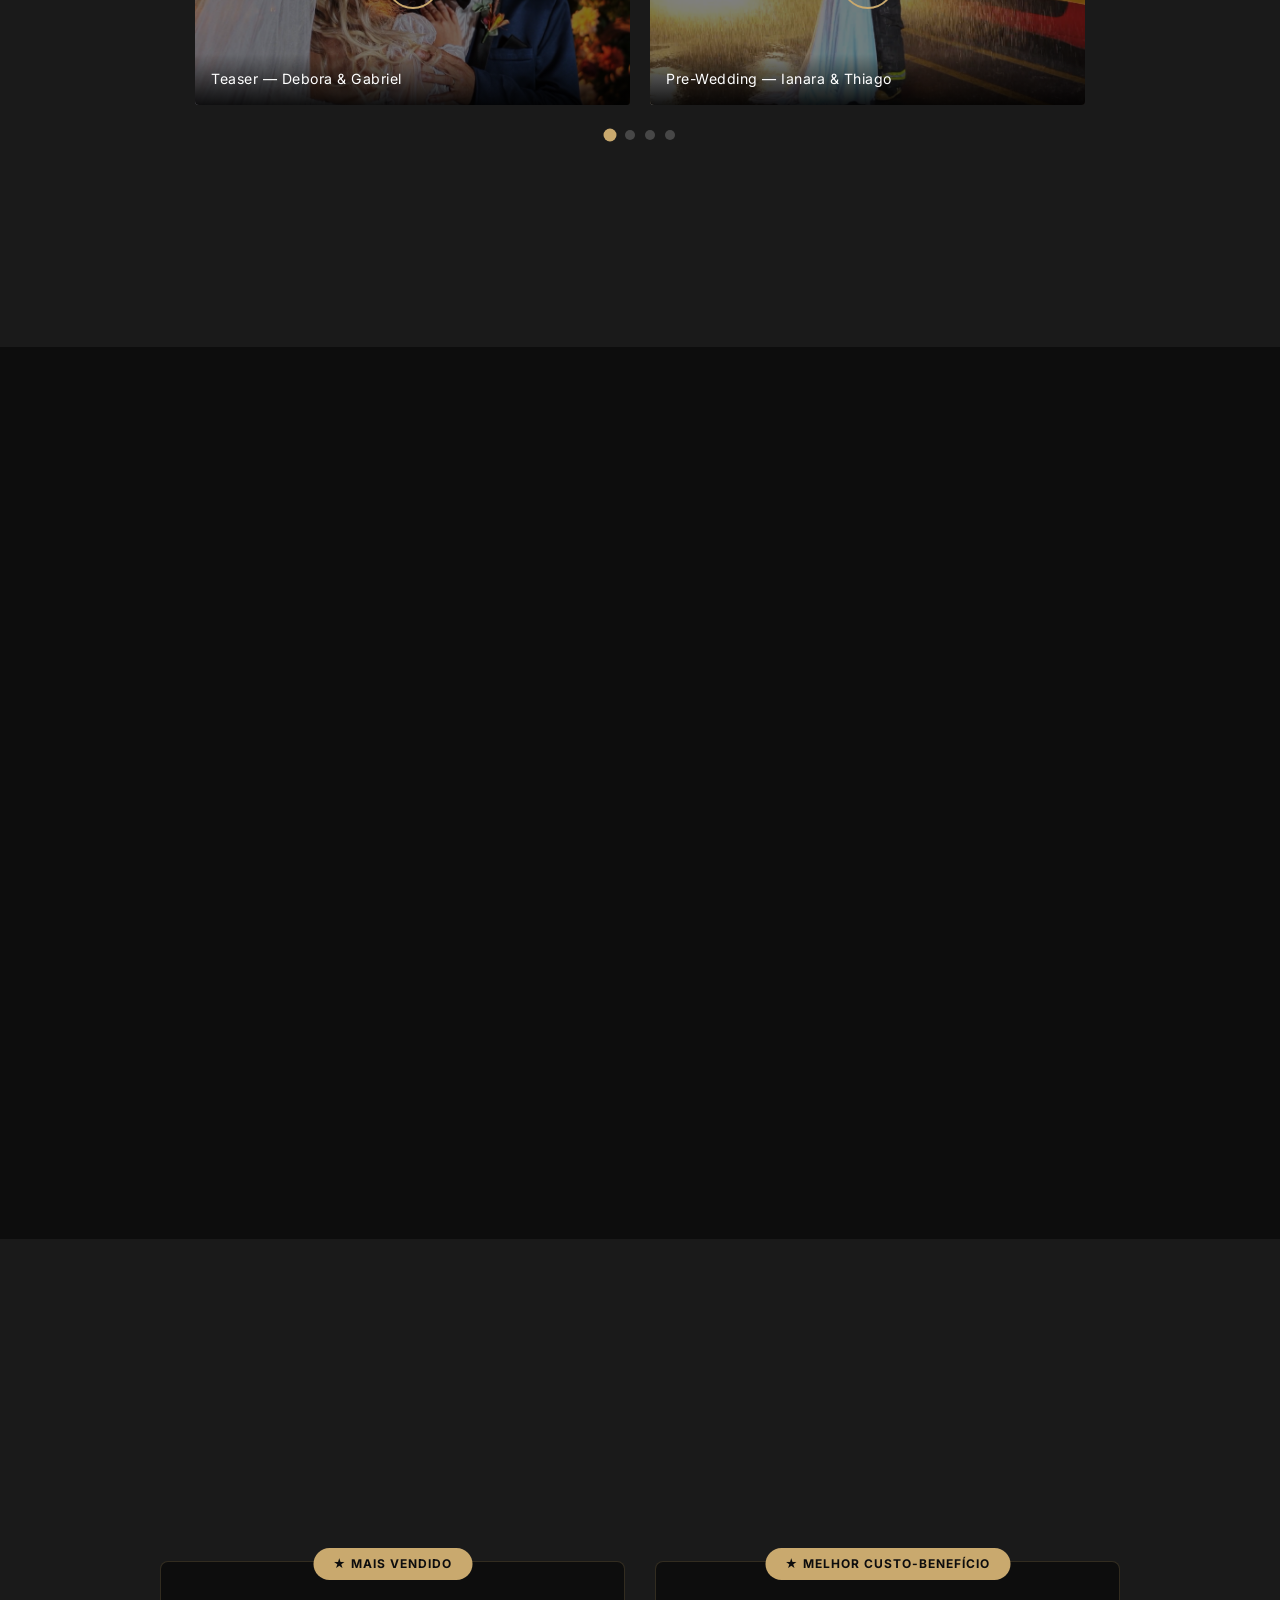
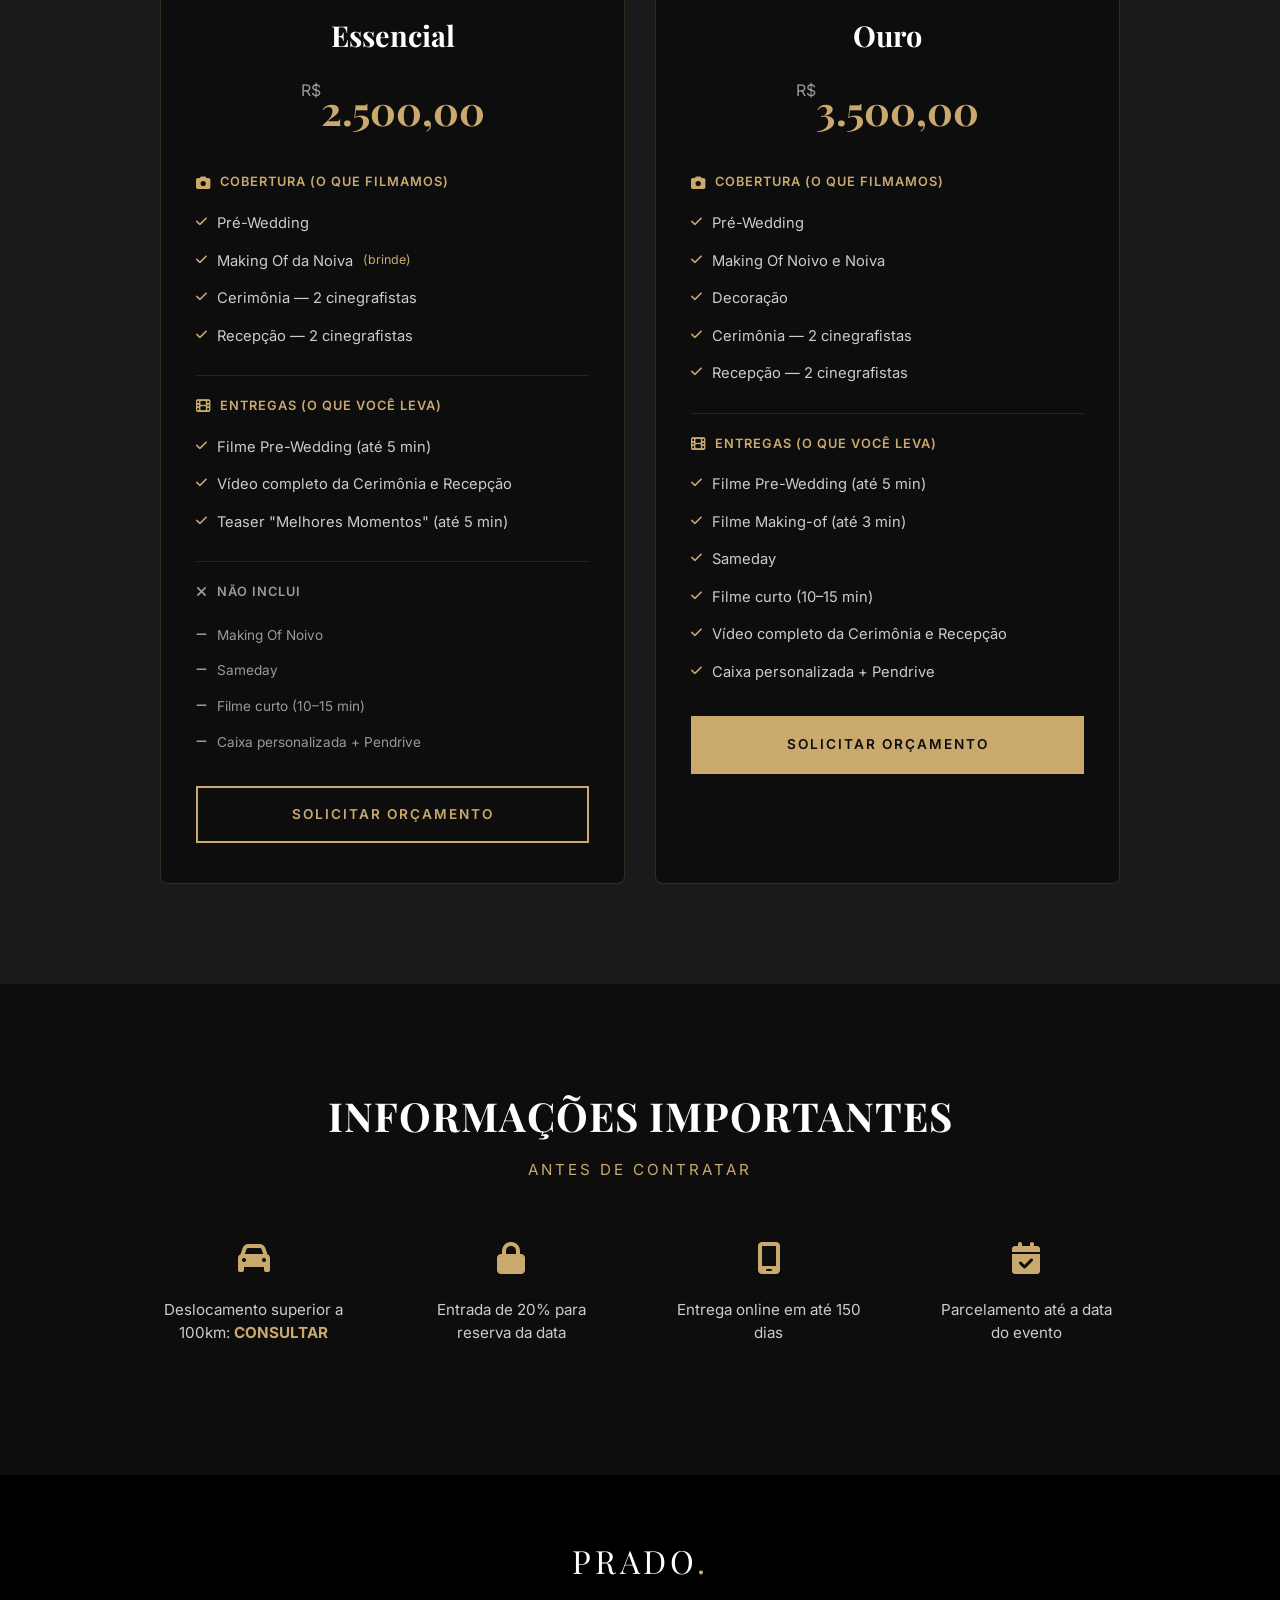
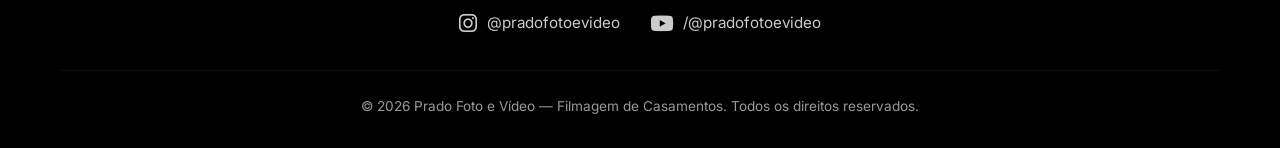
<file: casamentofilmagempv.html>
<!DOCTYPE html>
<html lang="pt-BR">
<head>
  <meta charset="UTF-8" />
  <meta name="viewport" content="width=device-width, initial-scale=1.0" />
  <title>Prado Foto e Vídeo — Filmagem de Casamentos</title>
  <meta name="description" content="Filmagem de casamentos artesanal e cheia de carinho. Prado Foto e Vídeo eterniza as emoções do seu grande dia." />

  <link rel="preconnect" href="https://fonts.googleapis.com" />
  <link rel="preconnect" href="https://fonts.gstatic.com" crossorigin />
  <link href="https://fonts.googleapis.com/css2?family=Inter:wght@300;400;500;600;700&family=Playfair+Display:wght@400;500;600;700;800&display=swap" rel="stylesheet" />
  <link rel="stylesheet" href="https://cdnjs.cloudflare.com/ajax/libs/font-awesome/6.7.2/css/all.min.css" />

  <link rel="stylesheet" href="assets/css/base.css" />
  <link rel="stylesheet" href="assets/css/tema-filme.css" />
</head>
<body>
  <header>
    <nav>
      <a href="#hero" class="logo">PRADO<span>.</span></a>
      <ul class="nav-links" id="navLinks">
        <li><a href="#hero">Início</a></li>
        <li><a href="#trabalho">Serviços</a></li>
        <li><a href="#pacotes">Pacotes</a></li>
        <li><a href="#contato">Contato</a></li>
      </ul>
      <button class="hamburger" id="hamburger" aria-label="Menu"><span></span><span></span><span></span></button>
    </nav>
  </header>

  <section id="hero">
    <div class="hero-bg" id="heroBg"></div>
    <div class="hero-overlay"></div>
    <div class="hero-content fade-in">
      <h1>SEU FILME DE CASAMENTO</h1>
      <p>Reviva as emoções intensas, os sorrisos cúmplices e as lágrimas de alegria — tudo cuidadosamente imortalizado para vocês.</p>
    </div>
    <div class="carousel-indicators" id="carouselIndicators"></div>
  </section>

  <section id="trabalho">
    <div class="container">
      <h2 class="section-title fade-in">NOSSO TRABALHO</h2>
      <p class="section-subtitle fade-in">ARTESANAL E CHEIO DE CARINHO</p>
      <p class="section-text fade-in">Sua história é única, não se repete, e pode ser contada de maneiras diferentes.</p>
      <div class="carousel-wrapper fade-in">
        <button class="carousel-arrow prev" id="prevBtn" aria-label="Anterior"><i class="fas fa-chevron-left"></i></button>
        <div class="carousel-track-container">
          <div class="carousel-track" id="carouselTrack"></div>
        </div>
        <button class="carousel-arrow next" id="nextBtn" aria-label="Próximo"><i class="fas fa-chevron-right"></i></button>
        <div class="carousel-dots" id="carouselDots"></div>
      </div>
      <div class="center-btn fade-in">
        <a href="https://www.youtube.com/@pradofotoevideo5164" target="_blank" rel="noopener" class="btn">VEJA MAIS NO NOSSO CANAL</a>
      </div>
    </div>
  </section>

  <section id="servicos">
    <div class="container">
      <h2 class="section-title fade-in">PERSONALIZE SEU PACOTE</h2>
      <p class="section-subtitle fade-in">MONTE DO SEU JEITO</p>
      <p class="section-text fade-in">Escolha os serviços que fazem sentido para o seu grande dia. Cada item pode ser contratado separadamente.</p>
      <div class="services-list fade-in">
        <div class="service-item"><span class="service-name">Pré-Wedding</span><span class="service-dots"></span><span class="service-price">R$ 500,00</span></div>
        <div class="service-item"><span class="service-name">Making Of Noivo</span><span class="service-dots"></span><span class="service-price">R$ 350,00</span></div>
        <div class="service-item"><span class="service-name">Making Of Noiva</span><span class="service-dots"></span><span class="service-price">R$ 350,00</span></div>
        <div class="service-item"><span class="service-name">Cobertura da Cerimônia</span><span class="service-dots"></span><span class="service-price">R$ 1.750,00</span></div>
        <div class="service-item"><span class="service-name">Cobertura da Festa/Recepção</span><span class="service-dots"></span><span class="service-price">R$ 1.750,00</span></div>
        <div class="service-item"><span class="service-name">Drone</span><span class="service-dots"></span><span class="service-price">R$ 300,00</span></div>
        <div class="service-item"><span class="service-name">Pendrive + Caixa Personalizada</span><span class="service-dots"></span><span class="service-price">R$ 300,00</span></div>
      </div>
    </div>
  </section>

  <section id="pacotes">
    <div class="container">
      <h2 class="section-title fade-in">NOSSOS PACOTES</h2>
      <p class="section-subtitle fade-in">OPÇÕES COMPLETAS PARA O SEU DIA</p>
      <p class="section-text fade-in">Pacotes pensados para oferecer o melhor custo-benefício, combinando os serviços mais procurados.</p>
      <div class="packages-grid">
        <div class="package-card fade-in">
          <div class="package-badge">★ MAIS VENDIDO</div>
          <h3 class="package-name">Essencial</h3>
          <div class="package-price"><span class="currency">R$</span><span class="amount">2.500,00</span></div>
          <div class="package-section-header"><i class="fas fa-camera"></i><span class="package-section-label">Cobertura (o que filmamos)</span></div>
          <ul class="package-list">
            <li><i class="fas fa-check"></i> Pré-Wedding</li>
            <li><i class="fas fa-check"></i> Making Of da Noiva <span style="color:var(--gold);font-size:0.78rem;">(brinde)</span></li>
            <li><i class="fas fa-check"></i> Cerimônia — 2 cinegrafistas</li>
            <li><i class="fas fa-check"></i> Recepção — 2 cinegrafistas</li>
          </ul>
          <div class="package-divider"></div>
          <div class="package-section-header"><i class="fas fa-film"></i><span class="package-section-label">Entregas (o que você leva)</span></div>
          <ul class="package-list">
            <li><i class="fas fa-check"></i> Filme Pre-Wedding (até 5 min)</li>
            <li><i class="fas fa-check"></i> Vídeo completo da Cerimônia e Recepção</li>
            <li><i class="fas fa-check"></i> Teaser "Melhores Momentos" (até 5 min)</li>
          </ul>
          <div class="package-divider"></div>
          <div class="package-section-header"><i class="fas fa-times" style="color:var(--text-muted);"></i><span class="package-section-label" style="color:var(--text-muted);">Não inclui</span></div>
          <ul class="package-list excluded">
            <li><i class="fas fa-minus"></i> Making Of Noivo</li>
            <li><i class="fas fa-minus"></i> Sameday</li>
            <li><i class="fas fa-minus"></i> Filme curto (10–15 min)</li>
            <li><i class="fas fa-minus"></i> Caixa personalizada + Pendrive</li>
          </ul>
          <a href="https://wa.me/5518981832328?text=Ol%C3%A1!%20Gostei%20do%20pacote%20Essencial%20de%20filmagem.%20Podemos%20conversar%3F" class="btn package-btn">SOLICITAR ORÇAMENTO</a>
        </div>
        <div class="package-card fade-in">
          <div class="package-badge">★ MELHOR CUSTO-BENEFÍCIO</div>
          <h3 class="package-name">Ouro</h3>
          <div class="package-price"><span class="currency">R$</span><span class="amount">3.500,00</span></div>
          <div class="package-section-header"><i class="fas fa-camera"></i><span class="package-section-label">Cobertura (o que filmamos)</span></div>
          <ul class="package-list">
            <li><i class="fas fa-check"></i> Pré-Wedding</li>
            <li><i class="fas fa-check"></i> Making Of Noivo e Noiva</li>
            <li><i class="fas fa-check"></i> Decoração</li>
            <li><i class="fas fa-check"></i> Cerimônia — 2 cinegrafistas</li>
            <li><i class="fas fa-check"></i> Recepção — 2 cinegrafistas</li>
          </ul>
          <div class="package-divider"></div>
          <div class="package-section-header"><i class="fas fa-film"></i><span class="package-section-label">Entregas (o que você leva)</span></div>
          <ul class="package-list">
            <li><i class="fas fa-check"></i> Filme Pre-Wedding (até 5 min)</li>
            <li><i class="fas fa-check"></i> Filme Making-of (até 3 min)</li>
            <li><i class="fas fa-check"></i> Sameday</li>
            <li><i class="fas fa-check"></i> Filme curto (10–15 min)</li>
            <li><i class="fas fa-check"></i> Vídeo completo da Cerimônia e Recepção</li>
            <li><i class="fas fa-check"></i> Caixa personalizada + Pendrive</li>
          </ul>
          <a href="https://wa.me/5518981832328?text=Ol%C3%A1!%20Gostei%20do%20pacote%20Ouro%20de%20filmagem.%20Podemos%20conversar%3F" class="btn btn-gold package-btn">SOLICITAR ORÇAMENTO</a>
        </div>
      </div>
    </div>
  </section>

  <section id="info">
    <div class="container">
      <h2 class="section-title fade-in">INFORMAÇÕES IMPORTANTES</h2>
      <p class="section-subtitle fade-in">ANTES DE CONTRATAR</p>
      <div class="info-grid">
        <div class="info-item fade-in"><div class="info-icon"><i class="fas fa-car"></i></div><p class="info-text">Deslocamento superior a 100km: <strong style="color:var(--gold);">CONSULTAR</strong></p></div>
        <div class="info-item fade-in"><div class="info-icon"><i class="fas fa-lock"></i></div><p class="info-text">Entrada de 20% para reserva da data</p></div>
        <div class="info-item fade-in"><div class="info-icon"><i class="fas fa-mobile-screen"></i></div><p class="info-text">Entrega online em até 150 dias</p></div>
        <div class="info-item fade-in"><div class="info-icon"><i class="fas fa-calendar-check"></i></div><p class="info-text">Parcelamento até a data do evento</p></div>
      </div>
    </div>
  </section>

  <footer id="contato">
    <div class="container">
      <div class="footer-content">
        <div class="footer-logo fade-in">PRADO<span>.</span></div>
        <div class="footer-social fade-in">
          <a href="https://instagram.com/pradofotoevideo" target="_blank" rel="noopener"><i class="fab fa-instagram"></i> @pradofotoevideo</a>
          <a href="https://www.youtube.com/@pradofotoevideo5164" target="_blank" rel="noopener"><i class="fab fa-youtube"></i> /@pradofotoevideo</a>
        </div>
        <p class="footer-copy">&copy; 2026 Prado Foto e Vídeo — Filmagem de Casamentos. Todos os direitos reservados.</p>
      </div>
    </div>
  </footer>

  <script src="assets/js/config.js"></script>
  <script src="assets/js/main.js"></script>
  <script src="assets/js/pagina-filme.js"></script>
</body>
</html>
</file>
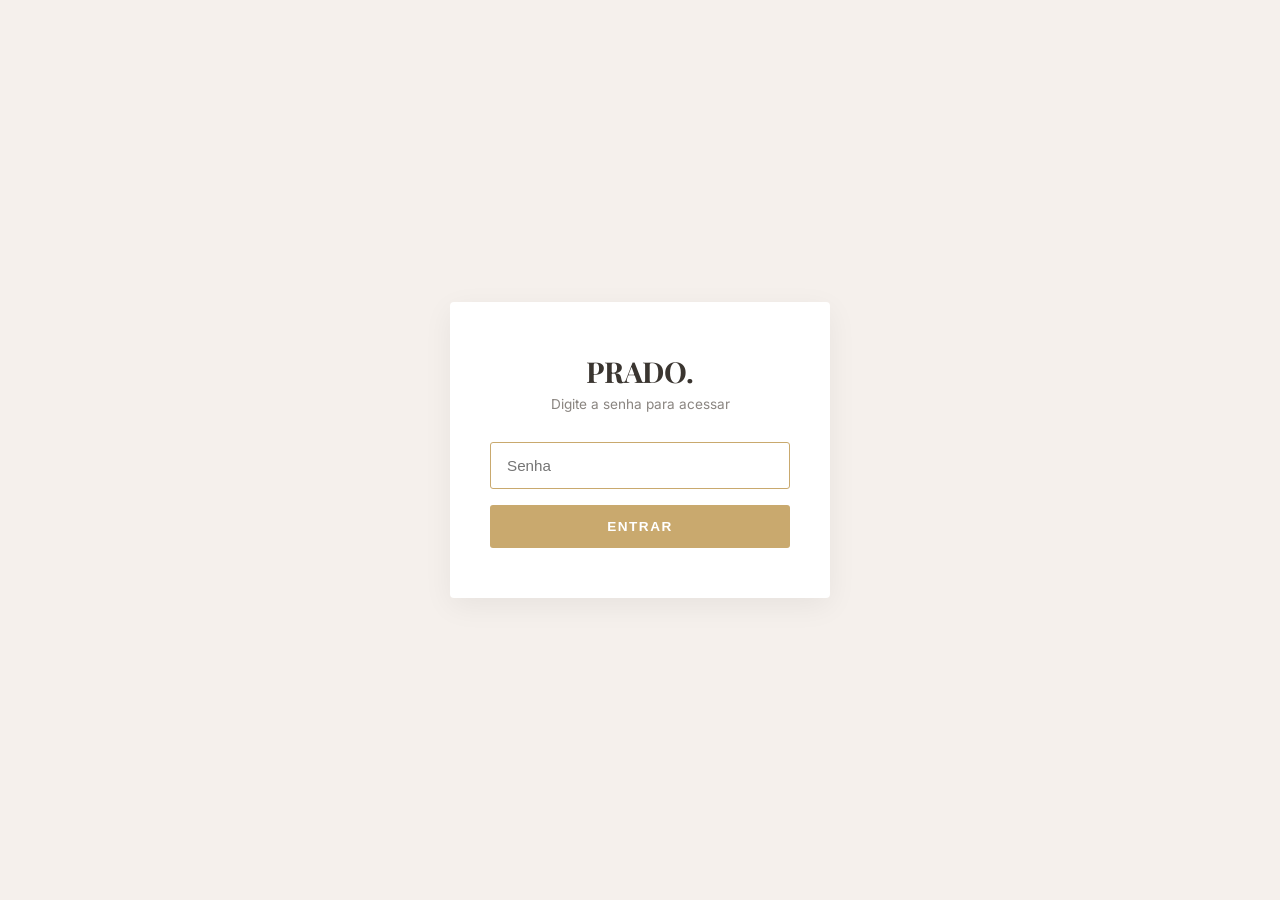
<file: home.html>
<!DOCTYPE html>
<html lang="pt-BR">
<head>
  <meta charset="UTF-8" />
  <meta name="viewport" content="width=device-width, initial-scale=1.0" />
  <title>PRADO — Central Interna</title>
  <link rel="preconnect" href="https://fonts.googleapis.com" />
  <link rel="preconnect" href="https://fonts.gstatic.com" crossorigin />
  <link href="https://fonts.googleapis.com/css2?family=Inter:wght@300;400;500;600;700&family=Playfair+Display:wght@400;500;600;700&display=swap" rel="stylesheet" />
  <link rel="stylesheet" href="https://cdnjs.cloudflare.com/ajax/libs/font-awesome/6.7.2/css/all.min.css" />
  <style>
    * { margin: 0; padding: 0; box-sizing: border-box; }
    body {
      font-family: 'Inter', sans-serif;
      background: #0d0d0d;
      color: #e0d8d0;
      min-height: 100vh;
      display: flex;
      flex-direction: column;
    }
    header {
      background: #1a1a1a;
      border-bottom: 1px solid rgba(201, 169, 110, 0.12);
      padding: 0 24px;
    }
    .header-inner {
      max-width: 1100px;
      margin: 0 auto;
      display: flex;
      align-items: center;
      justify-content: space-between;
      padding: 20px 0;
      flex-wrap: wrap;
      gap: 12px;
    }
    .logo-area {
      display: flex;
      align-items: center;
      gap: 16px;
    }
    .logo-text {
      font-family: 'Playfair Display', serif;
      font-size: 1.6rem;
      color: #ffffff;
      letter-spacing: 3px;
    }
    .logo-text span { color: #c9a96e; }
    .badge-interno {
      background: rgba(201, 169, 110, 0.12);
      border: 1px solid rgba(201, 169, 110, 0.25);
      color: #c9a96e;
      font-size: 0.6rem;
      letter-spacing: 2px;
      text-transform: uppercase;
      padding: 4px 12px;
      border-radius: 2px;
      font-weight: 600;
    }
    .header-sub { color: #8a8580; font-size: 0.85rem; }

    main {
      flex: 1;
      max-width: 1100px;
      margin: 0 auto;
      padding: 50px 24px;
      width: 100%;
    }
    .page-title {
      font-family: 'Playfair Display', serif;
      font-size: 2rem;
      color: #ffffff;
      margin-bottom: 6px;
    }
    .page-sub {
      color: #8a8580;
      font-size: 0.95rem;
      margin-bottom: 40px;
    }
    .page-sub span { color: #c9a96e; }

    /* ── FILTROS PRINCIPAIS (evento) ── */
    .filter-section-label {
      font-size: 0.65rem;
      letter-spacing: 2px;
      text-transform: uppercase;
      color: #5a5550;
      margin-bottom: 10px;
    }
    .filter-bar {
      display: flex;
      gap: 10px;
      margin-bottom: 12px;
      flex-wrap: wrap;
    }
    .filter-btn {
      padding: 8px 18px;
      background: transparent;
      border: 1px solid rgba(255,255,255,0.08);
      color: #8a8580;
      font-size: 0.8rem;
      letter-spacing: 0.5px;
      cursor: pointer;
      transition: all 0.25s ease;
      font-family: 'Inter', sans-serif;
    }
    .filter-btn:hover { border-color: rgba(201,169,110,0.3); color: #c9a96e; }
    .filter-btn.active {
      background: rgba(201,169,110,0.1);
      border-color: #c9a96e;
      color: #c9a96e;
    }

    /* ── SUBFILTROS (mídia) ── */
    .subfilter-bar {
      display: flex;
      gap: 8px;
      margin-bottom: 30px;
      flex-wrap: wrap;
    }
    .subfilter-btn {
      padding: 6px 14px;
      background: transparent;
      border: 1px solid rgba(255,255,255,0.04);
      color: #5a5550;
      font-size: 0.72rem;
      letter-spacing: 0.5px;
      cursor: pointer;
      transition: all 0.25s ease;
      font-family: 'Inter', sans-serif;
      border-radius: 20px;
    }
    .subfilter-btn:hover { border-color: rgba(201,169,110,0.2); color: #c9a96e; }
    .subfilter-btn.active {
      background: rgba(201,169,110,0.08);
      border-color: rgba(201,169,110,0.25);
      color: #c9a96e;
    }

    /* ── LISTA ── */
    .cards-grid {
      display: grid;
      grid-template-columns: 1fr;
      gap: 16px;
    }
    .card-item {
      background: #1a1a1a;
      border: 1px solid rgba(255,255,255,0.05);
      border-radius: 4px;
      padding: 20px 24px;
      display: flex;
      align-items: center;
      justify-content: space-between;
      gap: 20px;
      transition: all 0.25s ease;
    }
    .card-item:hover { border-color: rgba(201,169,110,0.2); }
    .card-left {
      display: flex;
      align-items: center;
      gap: 18px;
      flex: 1;
      min-width: 0;
    }
    .card-icon {
      width: 44px;
      height: 44px;
      border-radius: 50%;
      background: rgba(201,169,110,0.06);
      display: flex;
      align-items: center;
      justify-content: center;
      color: #c9a96e;
      font-size: 1.1rem;
      flex-shrink: 0;
    }
    .card-info { flex: 1; min-width: 0; }
    .card-name {
      font-family: 'Playfair Display', serif;
      font-size: 1.15rem;
      color: #ffffff;
      letter-spacing: 0.5px;
      margin-bottom: 3px;
    }
    .card-desc {
      font-size: 0.85rem;
      color: #8a8580;
      line-height: 1.4;
    }
    .card-meta {
      display: flex;
      align-items: center;
      gap: 8px;
      margin-top: 6px;
      flex-wrap: wrap;
    }
    .tag {
      font-size: 0.6rem;
      letter-spacing: 1px;
      text-transform: uppercase;
      padding: 2px 10px;
      border-radius: 2px;
      font-weight: 600;
    }
    .tag-casamento { background: rgba(201,169,110,0.1); color: #c9a96e; border: 1px solid rgba(201,169,110,0.15); }
    .tag-debutante { background: rgba(232,192,96,0.08); color: #e8c060; border: 1px solid rgba(232,192,96,0.1); }
    .tag-infantil  { background: rgba(255,150,200,0.06); color: #ff99cc; border: 1px solid rgba(255,150,200,0.1); }
    .tag-gestante  { background: rgba(180,220,255,0.06); color: #88ccff; border: 1px solid rgba(180,220,255,0.1); }
    .tag-institucional { background: rgba(180,200,180,0.06); color: #a0c0a0; border: 1px solid rgba(180,200,180,0.1); }
    .tag-estudio   { background: rgba(200,180,220,0.06); color: #c0a0dd; border: 1px solid rgba(200,180,220,0.1); }
    .tag-fotografia { background: rgba(201,169,110,0.1); color: #c9a96e; border: 1px solid rgba(201,169,110,0.15); }
    .tag-filmagem  { background: rgba(100,200,255,0.06); color: #88ccff; border: 1px solid rgba(100,200,255,0.1); }

    .card-right { display: flex; align-items: center; gap: 10px; flex-shrink: 0; }
    .btn-copy {
      padding: 10px 18px;
      background: transparent;
      border: 1px solid rgba(201,169,110,0.2);
      color: #c9a96e;
      font-size: 0.78rem;
      letter-spacing: 1px;
      text-transform: uppercase;
      cursor: pointer;
      transition: all 0.25s ease;
      font-family: 'Inter', sans-serif;
      display: flex;
      align-items: center;
      gap: 8px;
      white-space: nowrap;
    }
    .btn-copy:hover { background: rgba(201,169,110,0.08); border-color: #c9a96e; }
    .btn-copy.copied { background: rgba(100,255,180,0.06); border-color: #60dda0; color: #60dda0; }
    .btn-copy i { font-size: 0.85rem; }
    .btn-open {
      width: 40px;
      height: 40px;
      background: transparent;
      border: 1px solid rgba(255,255,255,0.06);
      color: #8a8580;
      border-radius: 4px;
      cursor: pointer;
      display: flex;
      align-items: center;
      justify-content: center;
      text-decoration: none;
      transition: all 0.25s ease;
      font-size: 0.9rem;
    }
    .btn-open:hover { border-color: #c9a96e; color: #c9a96e; }

    /* ── LEGENDA ── */
    .legend {
      margin-top: 40px;
      padding-top: 24px;
      border-top: 1px solid rgba(255,255,255,0.04);
      display: flex;
      gap: 24px;
      flex-wrap: wrap;
    }
    .legend-item {
      display: flex;
      align-items: center;
      gap: 8px;
      font-size: 0.78rem;
      color: #6a6560;
    }
    .legend-dot { width: 8px; height: 8px; border-radius: 50%; display: inline-block; }

    /* ── TOAST ── */
    .toast {
      position: fixed;
      bottom: 30px;
      left: 50%;
      transform: translateX(-50%) translateY(20px);
      background: #2a2a2a;
      border: 1px solid rgba(201,169,110,0.15);
      color: #c9a96e;
      padding: 12px 24px;
      font-size: 0.85rem;
      border-radius: 4px;
      opacity: 0;
      pointer-events: none;
      transition: all 0.35s ease;
      white-space: nowrap;
    }
    .toast.show { opacity: 1; transform: translateX(-50%) translateY(0); }
    .toast i { margin-right: 10px; }

    .empty-state {
      text-align: center;
      padding: 60px 20px;
      color: #5a5550;
    }
    .empty-state i { font-size: 2.5rem; margin-bottom: 16px; color: #3a3530; }

    @media (max-width: 768px) {
      .header-inner { flex-direction: column; align-items: flex-start; gap: 8px; }
      .card-item { flex-direction: column; align-items: flex-start; }
      .card-right { width: 100%; justify-content: flex-end; }
      .btn-copy { flex: 1; justify-content: center; }
      .page-title { font-size: 1.5rem; }
    }
    @media (max-width: 480px) {
      .card-left { flex-direction: column; align-items: flex-start; gap: 10px; }
      .card-right { flex-wrap: wrap; gap: 8px; }
      .btn-open { display: none; }
    }
  </style>
</head>
<body>
<script>
  if (!sessionStorage.getItem('logado')) {
    window.location.href = 'index.html';
  }
</script>
  <header>
    <div class="header-inner">
      <div class="logo-area">
        <span class="logo-text">PRADO<span>.</span></span>
        <span class="badge-interno"><i class="fas fa-lock" style="margin-right:6px;"></i>Uso Interno</span>
      </div>
      <span class="header-sub"><i class="fas fa-user-shield" style="margin-right:6px;color:#c9a96e;"></i>Acesso exclusivo da equipe</span>
    </div>
  </header>

  <main>
    <h1 class="page-title">Central de Páginas</h1>
    <p class="page-sub">Organize e compartilhe os links das páginas com os clientes. <span>Total: <strong id="totalCount">0</strong> páginas</span></p>

    <!-- ── FILTROS PRINCIPAIS: TIPO DE EVENTO ── -->
    <div class="filter-section-label">Tipo de Evento</div>
    <div class="filter-bar" id="eventFilterBar">
      <button class="filter-btn active" data-filter="all">Todas</button>
      <button class="filter-btn" data-filter="casamento">Casamento</button>
      <button class="filter-btn" data-filter="debutante">15 Anos</button>
      <button class="filter-btn" data-filter="infantil">Infantil</button>
      <button class="filter-btn" data-filter="gestante">Gestante</button>
      <button class="filter-btn" data-filter="institucional">Institucional</button>
      <button class="filter-btn" data-filter="estudio">Estúdio</button>
    </div>

    <!-- ── SUBFILTROS: TIPO DE MÍDIA ── -->
    <div class="filter-section-label" style="margin-top:2px;">Tipo de Mídia</div>
    <div class="subfilter-bar" id="mediaFilterBar">
      <button class="subfilter-btn active" data-filter="todas-midias">Todas</button>
      <button class="subfilter-btn" data-filter="fotografia">📷 Fotografia</button>
      <button class="subfilter-btn" data-filter="filmagem">🎥 Filmagem</button>
    </div>

    <div class="cards-grid" id="cardsGrid"></div>

    <div class="legend">
      <span class="legend-item"><span class="legend-dot" style="background:#c9a96e;"></span>Casamento</span>
      <span class="legend-item"><span class="legend-dot" style="background:#e8c060;"></span>15 Anos</span>
      <span class="legend-item"><span class="legend-dot" style="background:#ff99cc;"></span>Infantil</span>
      <span class="legend-item"><span class="legend-dot" style="background:#88ccff;"></span>Gestante</span>
      <span class="legend-item"><span class="legend-dot" style="background:#a0c0a0;"></span>Institucional</span>
      <span class="legend-item"><span class="legend-dot" style="background:#c0a0dd;"></span>Estúdio</span>
    </div>
  </main>

  <div class="toast" id="toast"><i class="fas fa-check-circle"></i><span id="toastMsg">Link copiado!</span></div>

  <script>
    /* ═══════════════════════════════════════════════
       DADOS CENTRALIZADOS
       ➕ Adicione novas páginas aqui
       ═══════════════════════════════════════════════ */
    const PAGINAS = [

      // ═══════ CASAMENTO ═══════
      {
        id: 'casamento-foto-pp',
        arquivo: 'casamentofotografiapp.html',
        nome: 'Casamento — Presidente Prudente (Fotos)',
        descricao: 'Orçamento de fotografia para casamentos em Presidente Prudente e região.',
        icone: 'fa-camera',
        evento: 'casamento',
        midia: 'fotografia'
      },
      {
        id: 'casamento-foto-pp-2027',
        arquivo: 'casamentofotografiapp2027.html',
        nome: 'Casamento — Presidente Prudente - 2027 (Fotos)',
        descricao: 'Orçamento de fotografia para casamentos em Presidente Prudente e região.',
        icone: 'fa-camera',
        evento: 'casamento',
        midia: 'fotografia'
      },
      {
        id: 'casamento-foto-pv',
        arquivo: 'casamentofotografiapv.html',
        nome: 'Casamento — Presidente Venceslau (Fotos)',
        descricao: 'Orçamento de fotografia para casamentos em Presidente Venceslau e região.',
        icone: 'fa-camera',
        evento: 'casamento',
        midia: 'fotografia'
      },
      {
        id: 'casamento-filme-pp',
        arquivo: 'casamentofilmagempp.html',
        nome: 'Casamento — Presidente Prudente (Filmagem)',
        descricao: 'Orçamento de filmagem para casamentos em Presidente Prudente e região.',
        icone: 'fa-video',
        evento: 'casamento',
        midia: 'filmagem'
      },
      {
        id: 'casamento-filme-pp-2027',
        arquivo: 'casamentofilmagempp2027.html',
        nome: 'Casamento — Presidente Prudente — 2027 (Filmagem)',
        descricao: 'Orçamento de filmagem para casamentos em Presidente Prudente e região.',
        icone: 'fa-video',
        evento: 'casamento',
        midia: 'filmagem'
      },
      {
        id: 'casamento-filme-pv',
        arquivo: 'casamentofilmagempv.html',
        nome: 'Casamento — Presidente Venceslau (Filmagem)',
        descricao: 'Orçamento de filmagem para casamentos em Presidente Venceslau e região.',
        icone: 'fa-video',
        evento: 'casamento',
        midia: 'filmagem'
      },

      // ═══════ 15 ANOS ═══════
      {
        id: 'debutante-foto-pp',
        arquivo: 'debutantefotografiapp.html',
        nome: '15 Anos — Presidente Prudente (Fotos)',
        descricao: 'Orçamento de fotografia para festa de 15 anos em Presidente Prudente e região.',
        icone: 'fa-camera',
        evento: 'debutante',
        midia: 'fotografia'
      },
      {
        id: 'debutante-foto-pv',
        arquivo: 'debutantefotografiapv.html',
        nome: '15 Anos — Presidente Venceslau (Fotos)',
        descricao: 'Orçamento de fotografia para festa de 15 anos em Presidente Venceslau e região.',
        icone: 'fa-camera',
        evento: 'debutante',
        midia: 'fotografia'
      },
      {
        id: 'debutante-filme-pp',
        arquivo: 'debutantefilmagempp.html',
        nome: '15 Anos — Presidente Prudente (Filmagem)',
        descricao: 'Orçamento de filmagem para festa de 15 anos em Presidente Prudente e região.',
        icone: 'fa-video',
        evento: 'debutante',
        midia: 'filmagem'
      },
      {
        id: 'debutante-filme-pv',
        arquivo: 'debutantefilmagempv.html',
        nome: '15 Anos — Presidente Venceslau (Filmagem)',
        descricao: 'Orçamento de filmagem para festa de 15 anos em Presidente Venceslau e região.',
        icone: 'fa-video',
        evento: 'debutante',
        midia: 'filmagem'
      },

      // ═══════ INFANTIL ═══════
      {
        id: 'infantil-foto-pp',
        arquivo: 'infantilfotografiapp.html',
        nome: 'Infantil — Presidente Prudente (Fotos)',
        descricao: 'Orçamento de fotografia para festas infantis em Presidente Prudente e região.',
        icone: 'fa-cake-candles',
        evento: 'infantil',
        midia: 'fotografia'
      },
      {
        id: 'infantil-foto-pv',
        arquivo: 'infantilfotografiapv.html',
        nome: 'Infantil — Presidente Venceslau (Fotos)',
        descricao: 'Orçamento de fotografia para festas infantis em Presidente Venceslau e região.',
        icone: 'fa-cake-candles',
        evento: 'infantil',
        midia: 'fotografia'
      },
      {
        id: 'infantil-filme-pp',
        arquivo: 'infantilfilmagempp.html',
        nome: 'Infantil — Presidente Prudente (Filmagem)',
        descricao: 'Orçamento de filmagem para festas infantis em Presidente Prudente e região.',
        icone: 'fa-video',
        evento: 'infantil',
        midia: 'filmagem'
      },
      {
        id: 'infantil-filme-pv',
        arquivo: 'infantilfilmagempv.html',
        nome: 'Infantil — Presidente Venceslau (Filmagem)',
        descricao: 'Orçamento de filmagem para festas infantis em Presidente Venceslau e região.',
        icone: 'fa-video',
        evento: 'infantil',
        midia: 'filmagem'
      },

      // ═══════ GESTANTE ═══════
      {
        id: 'gestante-foto-pv',
        arquivo: 'gestante.html',
        nome: 'Gestante — Presidente Venceslau (Fotos)',
        descricao: 'Orçamento de ensaio gestante e newborn em Presidente Prudente e região.',
        icone: 'fa-baby',
        evento: 'gestante',
        midia: 'fotografia'
      },
      // ═══════ INSTITUCIONAL (sem cidade) ═══════
      {
        id: 'institucional-foto',
        arquivo: 'institucional.html',
        nome: 'Institucional (Fotos)',
        descricao: 'Orçamento de fotografia institucional para empresas, eventos corporativos e profissionais.',
        icone: 'fa-building',
        evento: 'institucional',
        midia: 'fotografia'
      },
      {
        id: 'institucional-filme',
        arquivo: 'institucional.html',
        nome: 'Institucional (Filmagem)',
        descricao: 'Orçamento de filmagem institucional para empresas, eventos corporativos e profissionais.',
        icone: 'fa-building',
        evento: 'institucional',
        midia: 'filmagem'
      },

      // ═══════ ESTÚDIO (sem cidade) ═══════
      {
        id: 'estudio-foto',
        arquivo: 'estudio.html',
        nome: 'Estúdio (Fotos)',
        descricao: 'Orçamento de ensaio em estúdio, book profissional e retratos.',
        icone: 'fa-camera-retro',
        evento: 'estudio',
        midia: 'fotografia'
      }

      // ═══════════════════════════════════════════
      // ➕ ADICIONE NOVAS PÁGINAS ABAIXO
      // ═══════════════════════════════════════════
      // {
      //   id: 'meu-novo-servico',
      //   arquivo: 'meunovoarquivo.html',
      //   nome: 'Nome do Serviço — Cidade (Tipo)',
      //   descricao: 'Descrição clara do que essa página contém.',
      //   icone: 'fa-star',
      //   evento: 'casamento',     ← evento: casamento | debutante | infantil | gestante | institucional | estudio
      //   midia: 'fotografia'      ← mídia: fotografia | filmagem
      // }
    ];

    /* ═══════════════════════════════════════════
       LÓGICA DE FILTROS
       ═══════════════════════════════════════════ */
    const grid = document.getElementById('cardsGrid');
    const totalSpan = document.getElementById('totalCount');

    let filtroEvento = 'all';
    let filtroMidia = 'todas-midias';

    function getIcon(icone) { return icone || 'fa-file'; }

    function getTagEventoClass(ev) {
      if (ev === 'casamento') return 'tag-casamento';
      if (ev === 'debutante') return 'tag-debutante';
      if (ev === 'infantil')  return 'tag-infantil';
      if (ev === 'gestante')  return 'tag-gestante';
      if (ev === 'institucional') return 'tag-institucional';
      if (ev === 'estudio')   return 'tag-estudio';
      return '';
    }
    function getTagEventoLabel(ev) {
      const map = {
        casamento: 'Casamento',
        debutante: '15 Anos',
        infantil: 'Infantil',
        gestante: 'Gestante',
        institucional: 'Institucional',
        estudio: 'Estúdio'
      };
      return map[ev] || ev;
    }
    function getTagMidiaClass(m) { return m === 'fotografia' ? 'tag-fotografia' : 'tag-filmagem'; }
    function getTagMidiaLabel(m) { return m === 'fotografia' ? 'Fotografia' : 'Filmagem'; }

    function renderizar() {
      let filtradas = PAGINAS;

      // Filtro por evento
      if (filtroEvento !== 'all') {
        filtradas = filtradas.filter(p => p.evento === filtroEvento);
      }

      // Filtro por mídia
      if (filtroMidia !== 'todas-midias') {
        filtradas = filtradas.filter(p => p.midia === filtroMidia);
      }

      totalSpan.textContent = PAGINAS.length;

      if (filtradas.length === 0) {
        grid.innerHTML = `<div class="empty-state"><i class="fas fa-folder-open"></i><p>Nenhuma página encontrada com esses filtros.</p></div>`;
        return;
      }

      grid.innerHTML = filtradas.map(p => {
        const linkHref = p.arquivo;
        return `
          <div class="card-item" data-id="${p.id}">
            <div class="card-left">
              <div class="card-icon"><i class="fas ${getIcon(p.icone)}"></i></div>
              <div class="card-info">
                <div class="card-name">${p.nome}</div>
                <div class="card-desc">${p.descricao}</div>
                <div class="card-meta">
                  <span class="tag ${getTagEventoClass(p.evento)}">${getTagEventoLabel(p.evento)}</span>
                  <span class="tag ${getTagMidiaClass(p.midia)}">${getTagMidiaLabel(p.midia)}</span>
                </div>
              </div>
            </div>
            <div class="card-right">
              <button class="btn-copy" data-link="${linkHref}" onclick="copiarLink(this)"><i class="fas fa-link"></i> Copiar Link</button>
              <a href="${linkHref}" target="_blank" class="btn-open" title="Abrir página"><i class="fas fa-arrow-up-right-from-square"></i></a>
            </div>
          </div>
        `;
      }).join('');
    }

    /* ── COPIAR LINK ── */
    function copiarLink(botao) {
	  const link = botao.getAttribute('data-link');
	  const paginaAtual = window.location.href;
	  const baseUrl = paginaAtual.substring(0, paginaAtual.lastIndexOf('/') + 1);
	  const urlCompleta = baseUrl + link;

	  if (navigator.clipboard && navigator.clipboard.writeText) {
		navigator.clipboard.writeText(urlCompleta).then(() => {
		  mostrarToast(`Link copiado: ${link}`);
		  feedbackCopiado(botao);
		}).catch(() => fallbackCopiar(urlCompleta, botao));
	  } else {
		fallbackCopiar(urlCompleta, botao);
	  }
	}

    function fallbackCopiar(texto, botao) {
      const inp = document.createElement('input');
      inp.value = texto;
      document.body.appendChild(inp);
      inp.select();
      try {
        document.execCommand('copy');
        mostrarToast('Link copiado!');
        feedbackCopiado(botao);
      } catch { mostrarToast('Erro ao copiar. Copie manualmente.'); }
      document.body.removeChild(inp);
    }

    function feedbackCopiado(botao) {
      botao.classList.add('copied');
      const origText = botao.innerHTML;
      botao.innerHTML = '<i class="fas fa-check"></i> Copiado';
      setTimeout(() => { botao.classList.remove('copied'); botao.innerHTML = origText; }, 2000);
    }

    /* ── TOAST ── */
    let toastTimeout = null;
    function mostrarToast(msg) {
      const t = document.getElementById('toast');
      const m = document.getElementById('toastMsg');
      m.textContent = msg;
      t.classList.add('show');
      clearTimeout(toastTimeout);
      toastTimeout = setTimeout(() => t.classList.remove('show'), 2200);
    }

    /* ── EVENTOS DOS FILTROS ── */
    // Filtros de evento
    document.querySelectorAll('#eventFilterBar .filter-btn').forEach(btn => {
      btn.addEventListener('click', () => {
        document.querySelectorAll('#eventFilterBar .filter-btn').forEach(b => b.classList.remove('active'));
        btn.classList.add('active');
        filtroEvento = btn.dataset.filter;
        renderizar();
      });
    });

    // Filtros de mídia
    document.querySelectorAll('#mediaFilterBar .subfilter-btn').forEach(btn => {
      btn.addEventListener('click', () => {
        document.querySelectorAll('#mediaFilterBar .subfilter-btn').forEach(b => b.classList.remove('active'));
        btn.classList.add('active');
        filtroMidia = btn.dataset.filter;
        renderizar();
      });
    });

    /* ── INIT ── */
    document.addEventListener('DOMContentLoaded', () => renderizar());
  </script>
  <a href="#" onclick="sessionStorage.clear(); window.location.href='index.html';" style="font-size:0.8rem;color:#8a8580;">Sair</a>
</body>
</html>
</file>
<file: assets/css/base.css>
/* ═══════════════════════════════════════
   BASE — COMPARTILHADO entre as duas páginas
   ═══════════════════════════════════════ */

/* ── RESET ── */
* { margin: 0; padding: 0; box-sizing: border-box; }

/* ── VARIÁVEIS COMUNS ── */
:root {
  --gold: #c9a96e;
  --gold-light: #d4af8c;
  --gold-dark: #b8944f;
  --serif: 'Playfair Display', serif;
  --sans: 'Inter', sans-serif;
}

html { scroll-behavior: smooth; }

body {
  font-family: var(--sans);
  line-height: 1.6;
  overflow-x: hidden;
}

.container { max-width: 1200px; margin: 0 auto; padding: 0 20px; }
section { padding: 100px 0; }

/* ── TÍTULOS PADRÃO ── */
.section-title {
  font-family: var(--serif);
  font-size: 2.5rem;
  color: inherit;
  text-align: center;
  margin-bottom: 10px;
  letter-spacing: 1px;
}

.section-subtitle {
  text-align: center;
  color: var(--gold);
  font-size: 0.95rem;
  letter-spacing: 3px;
  text-transform: uppercase;
  margin-bottom: 20px;
}

.section-text {
  text-align: center;
  color: inherit;
  max-width: 700px;
  margin: 0 auto 50px;
  font-size: 1.05rem;
}

/* ── BOTÃO PADRÃO ── */
.btn {
  display: inline-block;
  padding: 16px 42px;
  background: transparent;
  border: 2px solid var(--gold);
  color: var(--gold);
  text-decoration: none;
  font-size: 0.85rem;
  letter-spacing: 2px;
  text-transform: uppercase;
  font-weight: 600;
  transition: all 0.3s ease;
  cursor: pointer;
}

/* ── HEADER ── */
header {
  position: fixed;
  top: 0; left: 0; right: 0;
  z-index: 1000;
  backdrop-filter: blur(12px);
  -webkit-backdrop-filter: blur(12px);
  transition: background 0.3s ease;
}

nav {
  max-width: 1200px;
  margin: 0 auto;
  padding: 18px 20px;
  display: flex;
  justify-content: space-between;
  align-items: center;
}

.logo {
  font-family: var(--serif);
  font-size: 1.8rem;
  font-weight: 700;
  letter-spacing: 4px;
  text-decoration: none;
}

.logo span { color: var(--gold); }

.nav-links { display: flex; gap: 35px; list-style: none; }

.nav-links a {
  text-decoration: none;
  font-size: 0.9rem;
  letter-spacing: 1px;
  text-transform: uppercase;
  transition: color 0.3s ease;
  position: relative;
}

.nav-links a:hover { color: var(--gold); }

.nav-links a::after {
  content: '';
  position: absolute;
  bottom: -5px; left: 0;
  width: 0; height: 1px;
  background: var(--gold);
  transition: width 0.3s ease;
}

.nav-links a:hover::after { width: 100%; }

.hamburger {
  display: none;
  flex-direction: column;
  gap: 5px;
  cursor: pointer;
  background: none;
  border: none;
  padding: 5px;
}

.hamburger span {
  width: 25px; height: 2px;
  transition: all 0.3s ease;
}

.hamburger.active span:nth-child(1) { transform: rotate(45deg) translate(5px, 5px); }
.hamburger.active span:nth-child(2) { opacity: 0; }
.hamburger.active span:nth-child(3) { transform: rotate(-45deg) translate(5px, -5px); }

/* ── HERO (ESTRUTURA) ── */
#hero {
  position: relative;
  height: 100vh;
  min-height: 600px;
  display: flex;
  align-items: center;
  justify-content: center;
  text-align: center;
  overflow: hidden;
  padding: 0 20px;
}

.hero-bg { position: absolute; top: 0; left: 0; width: 100%; height: 100%; z-index: 0; }

.hero-slide {
  position: absolute;
  top: 0; left: 0;
  width: 100%; height: 100%;
  background-size: cover;
  background-position: center 35%;
  opacity: 0;
  transition: opacity 1.5s ease-in-out;
}

.hero-slide.active { opacity: 1; }

.hero-overlay {
  position: absolute;
  top: 0; left: 0;
  width: 100%; height: 100%;
  z-index: 1;
}

.hero-content {
  position: absolute;
  bottom: 80px;
  left: 0; right: 0;
  z-index: 2;
  max-width: 850px;
  margin: 0 auto;
  padding: 0 40px;
}

.hero-content h1 {
  font-family: var(--serif);
  font-size: 3.0rem;
  color: #ffffff;
  letter-spacing: 2px;
  margin-bottom: 25px;
  line-height: 1.2;
  text-shadow: 0 2px 16px rgba(0,0,0,0.2);
}

.hero-content p {
  font-size: 1.15rem;
  color: rgba(255,255,255,0.9);
  max-width: 650px;
  margin: 0 auto;
  text-shadow: 0 1px 8px rgba(0,0,0,0.1);
}

.carousel-indicators {
  position: absolute;
  bottom: 30px;
  left: 50%;
  transform: translateX(-50%);
  display: flex;
  gap: 12px;
  z-index: 3;
}

.indicator {
  width: 10px; height: 10px;
  border-radius: 50%;
  background: rgba(255,255,255,0.3);
  border: none;
  cursor: pointer;
  transition: all 0.3s ease;
}

.indicator.active { background: var(--gold); transform: scale(1.3); }

/* ── RODAPÉ ── */
footer {
  padding: 60px 0 30px;
}

.footer-content { text-align: center; }

.footer-logo {
  font-family: var(--serif);
  font-size: 2rem;
  letter-spacing: 4px;
  margin-bottom: 25px;
}

.footer-logo span { color: var(--gold); }

.footer-social {
  display: flex;
  justify-content: center;
  gap: 30px;
  margin-bottom: 35px;
  flex-wrap: wrap;
}

.footer-social a {
  text-decoration: none;
  font-size: 0.95rem;
  display: flex;
  align-items: center;
  gap: 10px;
  transition: color 0.3s ease;
}

.footer-social a:hover { color: var(--gold); }
.footer-social i { font-size: 1.3rem; }

.footer-copy {
  font-size: 0.85rem;
  padding-top: 25px;
}

/* ── WHATSAPP FLUTUANTE (compartilhado) ── */
.whatsapp-float {
  position: fixed;
  bottom: 24px;
  right: 24px;
  z-index: 9998;
  width: 56px; height: 56px;
  background: #25D366;
  border-radius: 50%;
  display: flex;
  align-items: center;
  justify-content: center;
  color: #fff;
  font-size: 1.6rem;
  text-decoration: none;
  box-shadow: 0 4px 16px rgba(37,211,102,0.3);
  transition: all 0.3s ease;
}

.whatsapp-float:hover {
  transform: scale(1.08);
  box-shadow: 0 6px 24px rgba(37,211,102,0.4);
}

/* ── FADE-IN ── */
.fade-in {
  opacity: 0;
  transform: translateY(30px);
  transition: opacity 0.8s ease, transform 0.8s ease;
}

.fade-in.visible { opacity: 1; transform: translateY(0); }

.center-btn { text-align: center; }

/* ── RESPONSIVO BÁSICO ── */
@media (max-width: 768px) {
  section { padding: 60px 0; }
  .section-title { font-size: 1.9rem; }

  .nav-links {
    position: fixed;
    top: 0; right: -100%;
    height: 100vh;
    width: 70%;
    max-width: 300px;
    flex-direction: column;
    justify-content: center;
    align-items: center;
    gap: 30px;
    transition: right 0.4s ease;
    z-index: 999;
  }

  .nav-links.active { right: 0; }
  .nav-links a { font-size: 1.1rem; }
  .hamburger { display: flex; z-index: 1001; }

  .hero-content h1 { font-size: 2.2rem; }
  .hero-content p { font-size: 1rem; }
  .hero-content { bottom: 60px; padding: 0 20px; }
}

@media (min-width: 769px) and (max-width: 1023px) {
  .hero-content h1 { font-size: 3rem; }
}
</file>
<file: assets/css/tema-filme.css>
/* ═══════════════════════════════════════
   TEMA FILMAGEM — Dark & Gold
   ═══════════════════════════════════════ */

:root {
  --bg-dark: #0d0d0d;
  --bg-gray: #1a1a1a;
  --bg-black: #000000;
  --text-white: #ffffff;
  --text-light: #cccccc;
  --text-muted: #999999;
}

body {
  background-color: var(--bg-dark);
  color: var(--text-light);
}

/* Header escuro */
header {
  background: rgba(0,0,0,0.6);
  border-bottom: none;
}

.logo { color: var(--text-white); }

.nav-links a { color: var(--text-light); }

.hamburger span { background: var(--text-white); }

.nav-links.active { background: var(--bg-dark); }

.section-title { color: var(--text-white); }
.section-text { color: var(--text-muted); }

/* Hero overlay */
.hero-overlay { background: rgba(0,0,0,0.3); }

/* Botão hover */
.btn:hover { background: var(--gold); color: var(--bg-dark); }
.btn-gold { background: var(--gold); color: var(--bg-dark); }
.btn-gold:hover { background: var(--gold-light); border-color: var(--gold-light); }

/* ── CARROSSEL DE VÍDEOS 2×2 ── */
#trabalho { background: var(--bg-gray); }

.carousel-wrapper {
  position: relative;
  max-width: 900px;
  margin: 0 auto 50px;
}

.carousel-track-container {
  overflow: hidden;
  border-radius: 4px;
}

.carousel-track {
  display: flex;
  transition: transform 0.5s ease;
}

.carousel-slide {
  display: grid;
  grid-template-columns: repeat(2, 1fr);
  gap: 20px;
  min-width: 100%;
  padding: 0 5px;
}

.video-card {
  position: relative;
  aspect-ratio: 16 / 9;
  background: var(--bg-dark);
  border-radius: 4px;
  overflow: hidden;
  cursor: pointer;
  text-decoration: none;
  display: block;
}

.video-thumb {
  position: absolute;
  top: 0; left: 0;
  width: 100%; height: 100%;
  background-size: cover;
  background-position: center;
  transition: transform 0.5s ease;
}

.video-card:hover .video-thumb { transform: scale(1.05); }

.video-overlay {
  position: absolute;
  top: 0; left: 0;
  width: 100%; height: 100%;
  background: rgba(0,0,0,0.5);
  display: flex;
  align-items: center;
  justify-content: center;
  transition: background 0.3s ease;
}

.video-card:hover .video-overlay { background: rgba(0,0,0,0.35); }

.play-icon {
  width: 54px; height: 54px;
  border: 2px solid var(--gold);
  border-radius: 50%;
  display: flex;
  align-items: center;
  justify-content: center;
  color: var(--gold);
  font-size: 1.2rem;
  transition: all 0.3s ease;
}

.video-card:hover .play-icon {
  background: var(--gold);
  color: var(--bg-dark);
  transform: scale(1.1);
}

.video-title {
  position: absolute;
  bottom: 0; left: 0;
  width: 100%;
  padding: 14px 16px;
  background: linear-gradient(transparent, rgba(0,0,0,0.85));
  color: var(--text-white);
  font-size: 0.88rem;
  letter-spacing: 0.5px;
}

.carousel-arrow {
  position: absolute;
  top: 50%;
  transform: translateY(-50%);
  width: 44px; height: 44px;
  border-radius: 50%;
  background: rgba(201,169,110,0.15);
  border: 1px solid var(--gold-dark);
  color: var(--gold);
  display: flex;
  align-items: center;
  justify-content: center;
  cursor: pointer;
  transition: all 0.3s ease;
  z-index: 5;
  font-size: 1.1rem;
}

.carousel-arrow:hover {
  background: var(--gold);
  color: var(--bg-dark);
}

.carousel-arrow.prev { left: -22px; }
.carousel-arrow.next { right: -22px; }
.carousel-arrow:disabled { opacity: 0.3; cursor: default; pointer-events: none; }

.carousel-dots {
  display: flex;
  justify-content: center;
  gap: 10px;
  margin-top: 25px;
}

.carousel-dot {
  width: 10px; height: 10px;
  border-radius: 50%;
  background: rgba(255,255,255,0.2);
  border: none;
  cursor: pointer;
  transition: all 0.3s ease;
}

.carousel-dot.active { background: var(--gold); transform: scale(1.3); }

/* ── SERVIÇOS (filmagem) ── */
#servicos { background: var(--bg-dark); }

.service-item {
  display: flex; align-items: baseline; padding: 18px 0;
  border-bottom: 1px solid rgba(201,169,110,0.1);
}

.service-name { font-size: 1.1rem; color: var(--text-white); white-space: nowrap; }

.service-dots {
  flex: 1; border-bottom: 1px dotted var(--gold-dark);
  margin: 0 12px; position: relative; top: -4px;
}

.service-price { font-family: var(--serif); font-size: 1.15rem; color: var(--gold); white-space: nowrap; }

/* ── PACOTES (filmagem) ── */
#pacotes { background: var(--bg-gray); }

.packages-grid {
  display: grid;
  grid-template-columns: repeat(2, 1fr);
  gap: 30px;
  max-width: 960px;
  margin: 0 auto;
}

.package-card {
  background: var(--bg-dark);
  border: 1px solid rgba(201,169,110,0.2);
  border-radius: 8px;
  padding: 40px 35px;
  position: relative;
  transition: all 0.3s ease;
}

.package-card:hover {
  border-color: var(--gold);
  transform: translateY(-5px);
}

.package-badge {
  position: absolute;
  top: -14px; left: 50%;
  transform: translateX(-50%);
  background: var(--gold);
  color: var(--bg-dark);
  padding: 6px 20px;
  border-radius: 20px;
  font-size: 0.75rem;
  font-weight: 700;
  letter-spacing: 1px;
  white-space: nowrap;
}

.package-name { font-family: var(--serif); font-size: 1.8rem; color: var(--text-white); text-align: center; margin-bottom: 20px; margin-top: 10px; }
.package-price { text-align: center; margin-bottom: 30px; }
.package-price .currency { font-size: 1rem; color: var(--text-muted); vertical-align: top; }
.package-price .amount { font-family: var(--serif); font-size: 2.5rem; color: var(--gold); font-weight: 700; }

.package-section-header { display: flex; align-items: center; gap: 10px; margin-bottom: 12px; }
.package-section-header i { color: var(--gold); font-size: 0.9rem; }
.package-section-label { font-size: 0.8rem; letter-spacing: 1px; text-transform: uppercase; color: var(--gold); font-weight: 600; }
.package-divider { height: 1px; background: rgba(201,169,110,0.15); margin: 20px 0; }

.package-list { list-style: none; margin-bottom: 0; }
.package-list li { padding: 7px 0; color: var(--text-light); font-size: 0.92rem; display: flex; align-items: flex-start; gap: 10px; }
.package-list li i { color: var(--gold); margin-top: 4px; font-size: 0.78rem; }

.package-list.excluded { margin-top: 15px; }
.package-list.excluded li i { color: var(--text-muted); }
.package-list.excluded li { color: var(--text-muted); font-size: 0.85rem; }

.package-btn { display: block; width: 100%; text-align: center; margin-top: 25px; }

//* ── INFORMAÇÕES (filmagem) ── */
#info { 
  background: var(--bg-dark, #0d0d0d); 
}

.info-grid { 
  display: grid; 
  grid-template-columns: repeat(auto-fit, minmax(220px, 1fr)); 
  gap: 30px; 
  max-width: 1000px; 
  margin: 0 auto; 
}

.info-item { 
  text-align: center; 
  padding: 30px 20px; 
}

.info-icon { 
  font-size: 2rem; 
  color: var(--gold); 
  margin-bottom: 15px; 
}

.info-text { 
  color: var(--text-light, #cccccc); 
  font-size: 0.95rem; 
  line-height: 1.5; 
}

.info-text strong { 
  color: var(--gold); 
}

/* ── RODAPÉ (filmagem) ── */
footer { background: var(--bg-black); border-top: none; }
.footer-logo { color: var(--text-white); }
.footer-social a { color: var(--text-light); }
.footer-copy { color: var(--text-muted); border-top: 1px solid rgba(255,255,255,0.05); }

/* ── RESPONSIVO ── */
@media (max-width: 768px) {
  .carousel-arrow { width: 36px; height: 36px; font-size: 0.9rem; }
  .carousel-arrow.prev { left: -8px; }
  .carousel-arrow.next { right: -8px; }
  .packages-grid { grid-template-columns: 1fr; }
  .service-item { flex-wrap: wrap; justify-content: space-between; gap: 15px; }
  .service-dots { display: none; }
}
@media (max-width: 480px) {
  .carousel-slide { grid-template-columns: 1fr; }
}
</file>
